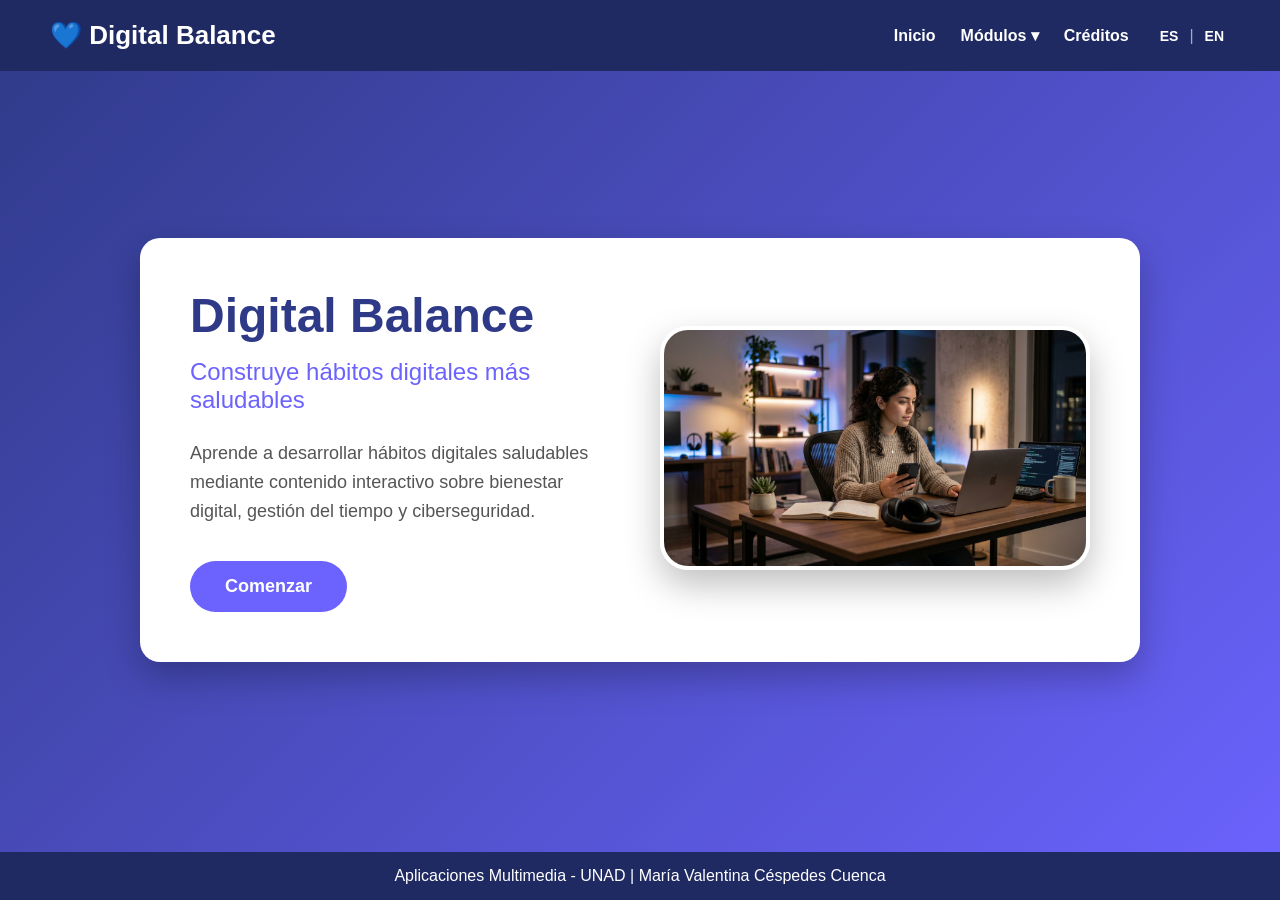
<file: index.html>
<!DOCTYPE html>
<html lang="es">

<head>
    <meta charset="UTF-8">
    <meta name="viewport" content="width=device-width, initial-scale=1.0">

    <title>Digital Balance</title>

    <link rel="stylesheet" href="style.css">
</head>

<body>

    <header>

        <div class="logo">
            💙 Digital Balance
        </div>

  <nav>
    <a href="index.html" id="menu-inicio">Inicio</a>

    <div class="menu-modulos">
        <a href="#" id="menu-modulos">Módulos ▾</a>

        <div class="submenu">
            <a href="modulo1.html">Módulo 1</a>
            <a href="modulo2.html">Módulo 2</a>
            <a href="modulo3.html">Módulo 3</a>
            <a href="modulo4.html">Módulo 4</a>
            <a href="modulo5.html">Módulo 5</a>
        </div>
    </div>

    <a href="creditos.html" id="menu-creditos">Créditos</a>

    <div class="idioma">
        <button onclick="guardarYTraducir('es')">ES</button>
        <span>|</span>
        <button onclick="guardarYTraducir('en')">EN</button>
    </div>
</nav>

    </header>

    <main>

    <div class="contenedor">

        <div class="texto">

            <h1 id="titulo-principal">Digital Balance</h1>

           <h2 id="subtitulo-principal">Construye hábitos digitales más saludables</h2>

           <p id="descripcion-principal">
    Aprende a desarrollar hábitos digitales saludables mediante contenido interactivo sobre bienestar digital, gestión del tiempo y ciberseguridad.
     </p>

<a href="modulo1.html" class="boton" id="boton-comenzar">Comenzar</a>

        </div>

        <div class="imagen">

            <img src="imagenes/estudiante.png" alt="Bienestar Digital">

        </div>

    </div>

</main>

    <footer>

        Aplicaciones Multimedia - UNAD | María Valentina Céspedes Cuenca

    </footer>

    <script src="script.js"></script>

</body>



</html>
</file>
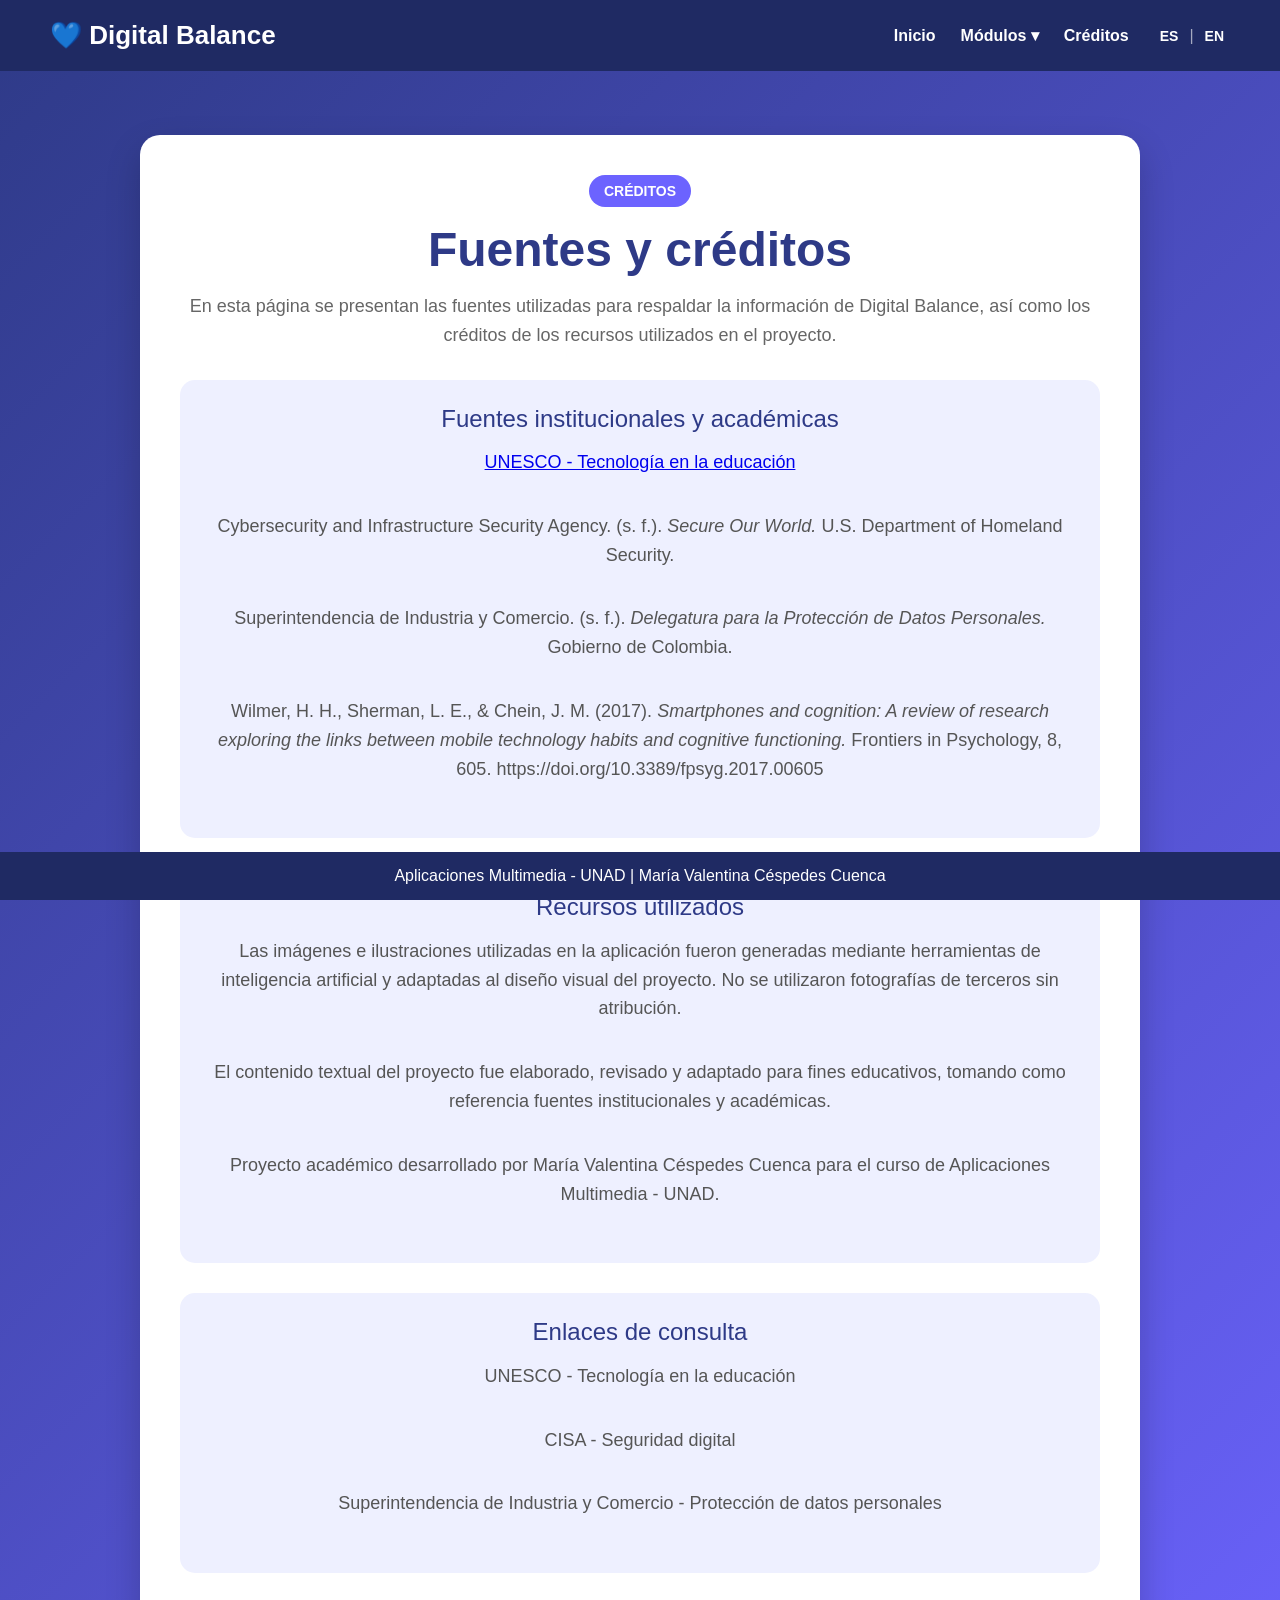
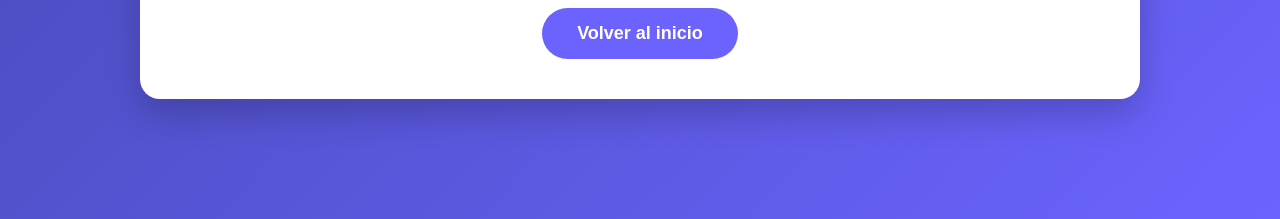
<file: creditos.html>
<!DOCTYPE html>
<html lang="es">

<head>
    <meta charset="UTF-8">
    <meta name="viewport" content="width=device-width, initial-scale=1.0">
    <title>Créditos | Digital Balance</title>
    <link rel="stylesheet" href="style.css">
</head>

<body class="pagina-modulo">

<header>

    <div class="logo">💙 Digital Balance</div>

    <nav>

    <a href="index.html" id="creditos-menu-inicio">
        Inicio
    </a>

    <div class="menu-modulos">

        <a href="#" id="creditos-menu-modulos">
            Módulos ▾
        </a>

        <div class="submenu">

            <a href="modulo1.html" id="creditos-submenu-modulo1">
                Módulo 1
            </a>

            <a href="modulo2.html" id="creditos-submenu-modulo2">
                Módulo 2
            </a>

            <a href="modulo3.html" id="creditos-submenu-modulo3">
                Módulo 3
            </a>

            <a href="modulo4.html" id="creditos-submenu-modulo4">
                Módulo 4
            </a>

            <a href="modulo5.html" id="creditos-submenu-modulo5">
                Módulo 5
            </a>

        </div>

    </div>

    <a href="creditos.html" id="creditos-menu-creditos">
        Créditos
    </a>

    <div class="idioma">

        <button onclick="guardarYTraducir('es')">
            ES
        </button>

        <span>|</span>

        <button onclick="guardarYTraducir('en')">
            EN
        </button>

    </div>

</nav>

</header>


<main class="modulo">

    <section class="seccion-tarjetas">
<span class="etiqueta" id="creditos-etiqueta">
    CRÉDITOS
</span>

<h1 id="creditos-titulo">
    Fuentes y créditos
</h1>

<p class="instruccion" id="creditos-descripcion">
            En esta página se presentan las fuentes utilizadas para
            respaldar la información de Digital Balance, así como los
            créditos de los recursos utilizados en el proyecto.
        </p>


        <div class="informacion">

          <h2 id="creditos-fuentes-titulo">
    Fuentes institucionales y académicas
</h2>

            <p id="creditos-enlace-unesco">
    <a href="https://www.unesco.org/en/articles/global-education-monitoring-report-2023-technology-education-tool-whose-terms" target="_blank">
        UNESCO - Tecnología en la educación
    </a>
</p>
            <p id="creditos-cisa">
                Cybersecurity and Infrastructure Security Agency.
                (s. f.). <em>Secure Our World.</em>
                U.S. Department of Homeland Security.
            </p>

            <p id="creditos-sic">
                Superintendencia de Industria y Comercio. (s. f.).
                <em>Delegatura para la Protección de Datos Personales.</em>
                Gobierno de Colombia.
            </p>

            <p id="creditos-wilmer">
    Wilmer, H. H., Sherman, L. E., & Chein, J. M. (2017).
    <em>Smartphones and cognition: A review of research exploring
    the links between mobile technology habits and cognitive
    functioning.</em> Frontiers in Psychology, 8, 605.
    https://doi.org/10.3389/fpsyg.2017.00605
</p>
        </div>


        <div class="informacion">

            <h2 id="creditos-recursos-titulo">
    Recursos utilizados
</h2>

            <p id="creditos-imagenes">
    Las imágenes e ilustraciones utilizadas en la aplicación fueron
    generadas mediante herramientas de inteligencia artificial y
    adaptadas al diseño visual del proyecto. No se utilizaron fotografías
    de terceros sin atribución.
</p>

            <p id="creditos-contenido">
                El contenido textual del proyecto fue elaborado,
                revisado y adaptado para fines educativos, tomando
                como referencia fuentes institucionales y académicas.
            </p>

            <p id="creditos-proyecto">
                Proyecto académico desarrollado por María Valentina
                Céspedes Cuenca para el curso de Aplicaciones
                Multimedia - UNAD.
            </p>

        </div>


        <div class="informacion">

            <h2 id="creditos-enlaces-titulo">
    Enlaces de consulta
</h2>

            <p id="creditos-consulta-unesco">
                UNESCO - Tecnología en la educación
            </p>

            <p id="creditos-enlace-cisa">
                CISA - Seguridad digital
            </p>

            <p id="creditos-enlace-sic">
                Superintendencia de Industria y Comercio -
                Protección de datos personales
            </p>

        </div>


        <div class="navegacion-modulos">

            <a href="index.html" class="boton" id="creditos-boton-inicio">
    Volver al inicio
</a>

        </div>

    </section>

</main>


<footer>
    Aplicaciones Multimedia - UNAD | María Valentina Céspedes Cuenca
</footer>
<script src="script.js"></script>
</body>
</html>
</file>
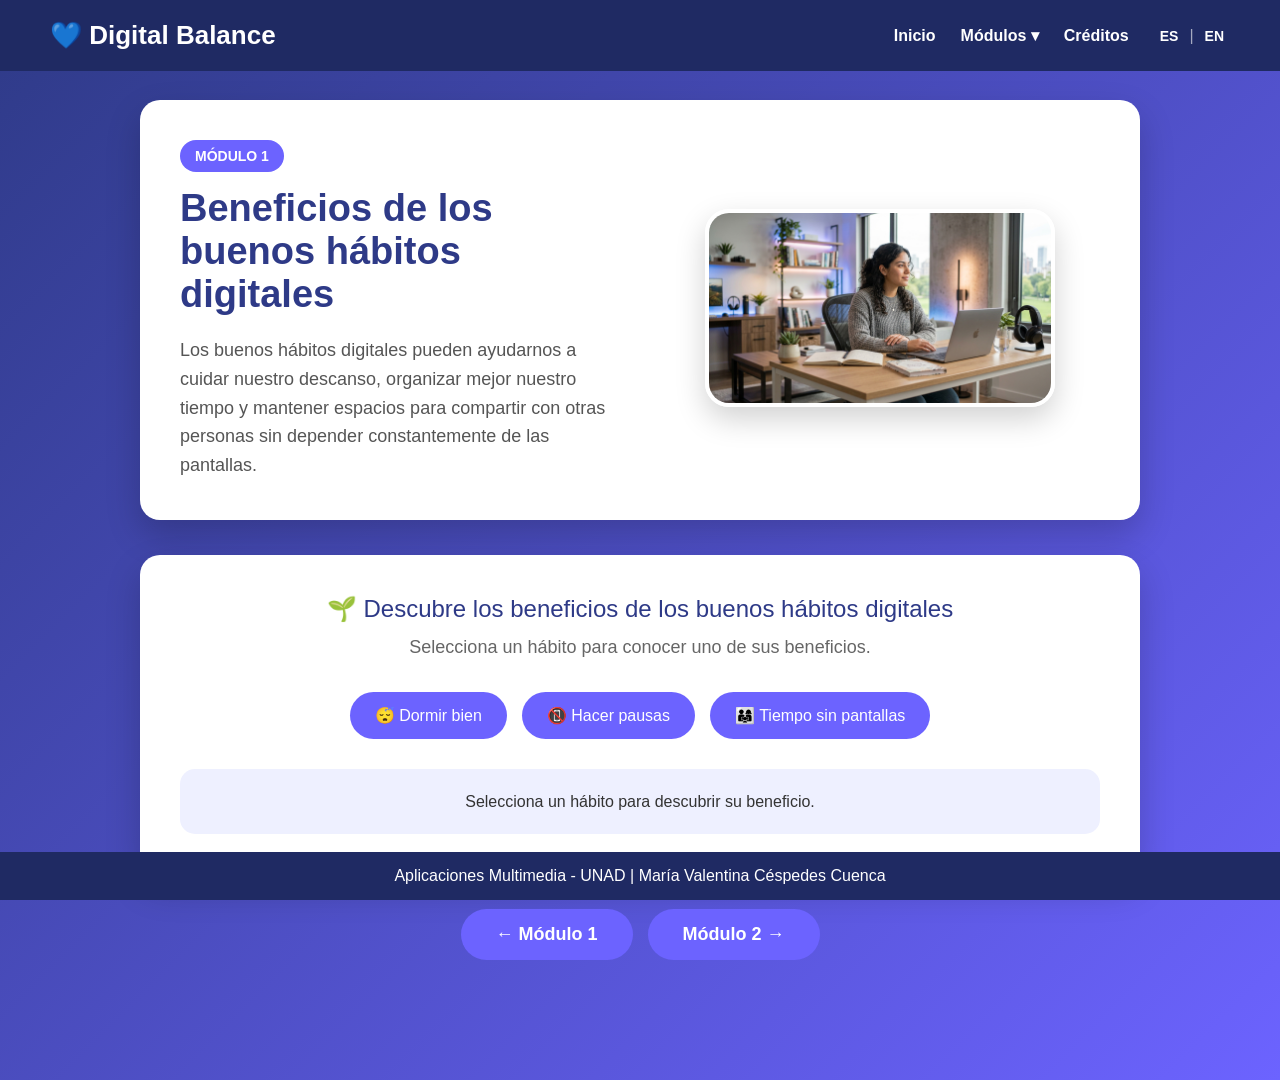
<file: modulo1-beneficios.html>
<!DOCTYPE html>
<html lang="es">

<head>
    <meta charset="UTF-8">
    <meta name="viewport" content="width=device-width, initial-scale=1.0">

    <title>Módulo 1 - Beneficios | Digital Balance</title>

    <link rel="stylesheet" href="style.css">
</head>

<body class="pagina-modulo">

    <header>

        <div class="logo">
            💙 Digital Balance
        </div>

        <nav>

            <a href="index.html" id="m1b-menu-inicio">
                Inicio
            </a>

            <div class="menu-modulos">

                <a href="#" id="m1b-menu-modulos">
                    Módulos ▾
                </a>

                <div class="submenu">

                    <a href="modulo1.html" class="m1b-submenu-modulo">
                        Módulo 1
                    </a>

                    <a href="modulo2.html" class="m1b-submenu-modulo">
                        Módulo 2
                    </a>

                    <a href="modulo3.html" class="m1b-submenu-modulo">
                        Módulo 3
                    </a>

                    <a href="modulo4.html" class="m1b-submenu-modulo">
                        Módulo 4
                    </a>

                    <a href="modulo5.html" class="m1b-submenu-modulo">
                        Módulo 5
                    </a>

                </div>

            </div>

            <a href="creditos.html" id="m1b-menu-creditos">
                Créditos
            </a>

            <div class="idioma">

                <button onclick="guardarYTraducir('es')">
                    ES
                </button>

                <span>|</span>

                <button onclick="guardarYTraducir('en')">
                    EN
                </button>

            </div>

        </nav>

    </header>


    <main class="modulo">

        <section class="introduccion-modulo">

            <div class="texto-modulo">

                <span class="etiqueta" id="m1b-etiqueta">
                    MÓDULO 1
                </span>

                <h1 id="m1b-titulo">
                    Beneficios de los buenos hábitos digitales
                </h1>

                <p id="m1b-descripcion">
                    Los buenos hábitos digitales pueden ayudarnos a cuidar
                    nuestro descanso, organizar mejor nuestro tiempo y
                    mantener espacios para compartir con otras personas
                    sin depender constantemente de las pantallas.
                </p>

            </div>

            <div class="imagen-modulo">

                <img src="imagenes/bienestar.png"
                     alt="Ilustración sobre bienestar digital">

            </div>

        </section>


        <section class="beneficios">

            <h2 id="m1b-beneficios-titulo">
                🌱 Descubre los beneficios de los buenos hábitos digitales
            </h2>

            <p class="instruccion" id="m1b-beneficios-instruccion">
                Selecciona un hábito para conocer uno de sus beneficios.
            </p>

            <div class="beneficios-botones">

                <button id="m1b-beneficio-descanso"
                        onclick="mostrarBeneficio('descanso')">
                    😴 Dormir bien
                </button>

                <button id="m1b-beneficio-pausas"
                        onclick="mostrarBeneficio('pausas')">
                    📵 Hacer pausas
                </button>

                <button id="m1b-beneficio-familia"
                        onclick="mostrarBeneficio('familia')">
                    👨‍👩‍👧 Tiempo sin pantallas
                </button>

            </div>

            <div id="resultado-beneficio" class="informacion">

                Selecciona un hábito para descubrir su beneficio.

            </div>

        </section>


        <div class="navegacion-modulos">

            <a href="modulo1.html"
               class="boton"
               id="m1b-boton-anterior">
                ← Módulo 1
            </a>

            <a href="modulo2.html"
               class="boton"
               id="m1b-boton-siguiente">
                Módulo 2 →
            </a>

        </div>

    </main>


    <footer>

        Aplicaciones Multimedia - UNAD | María Valentina Céspedes Cuenca

    </footer>


    <script src="script.js"></script>

</body>

</html>
</file>
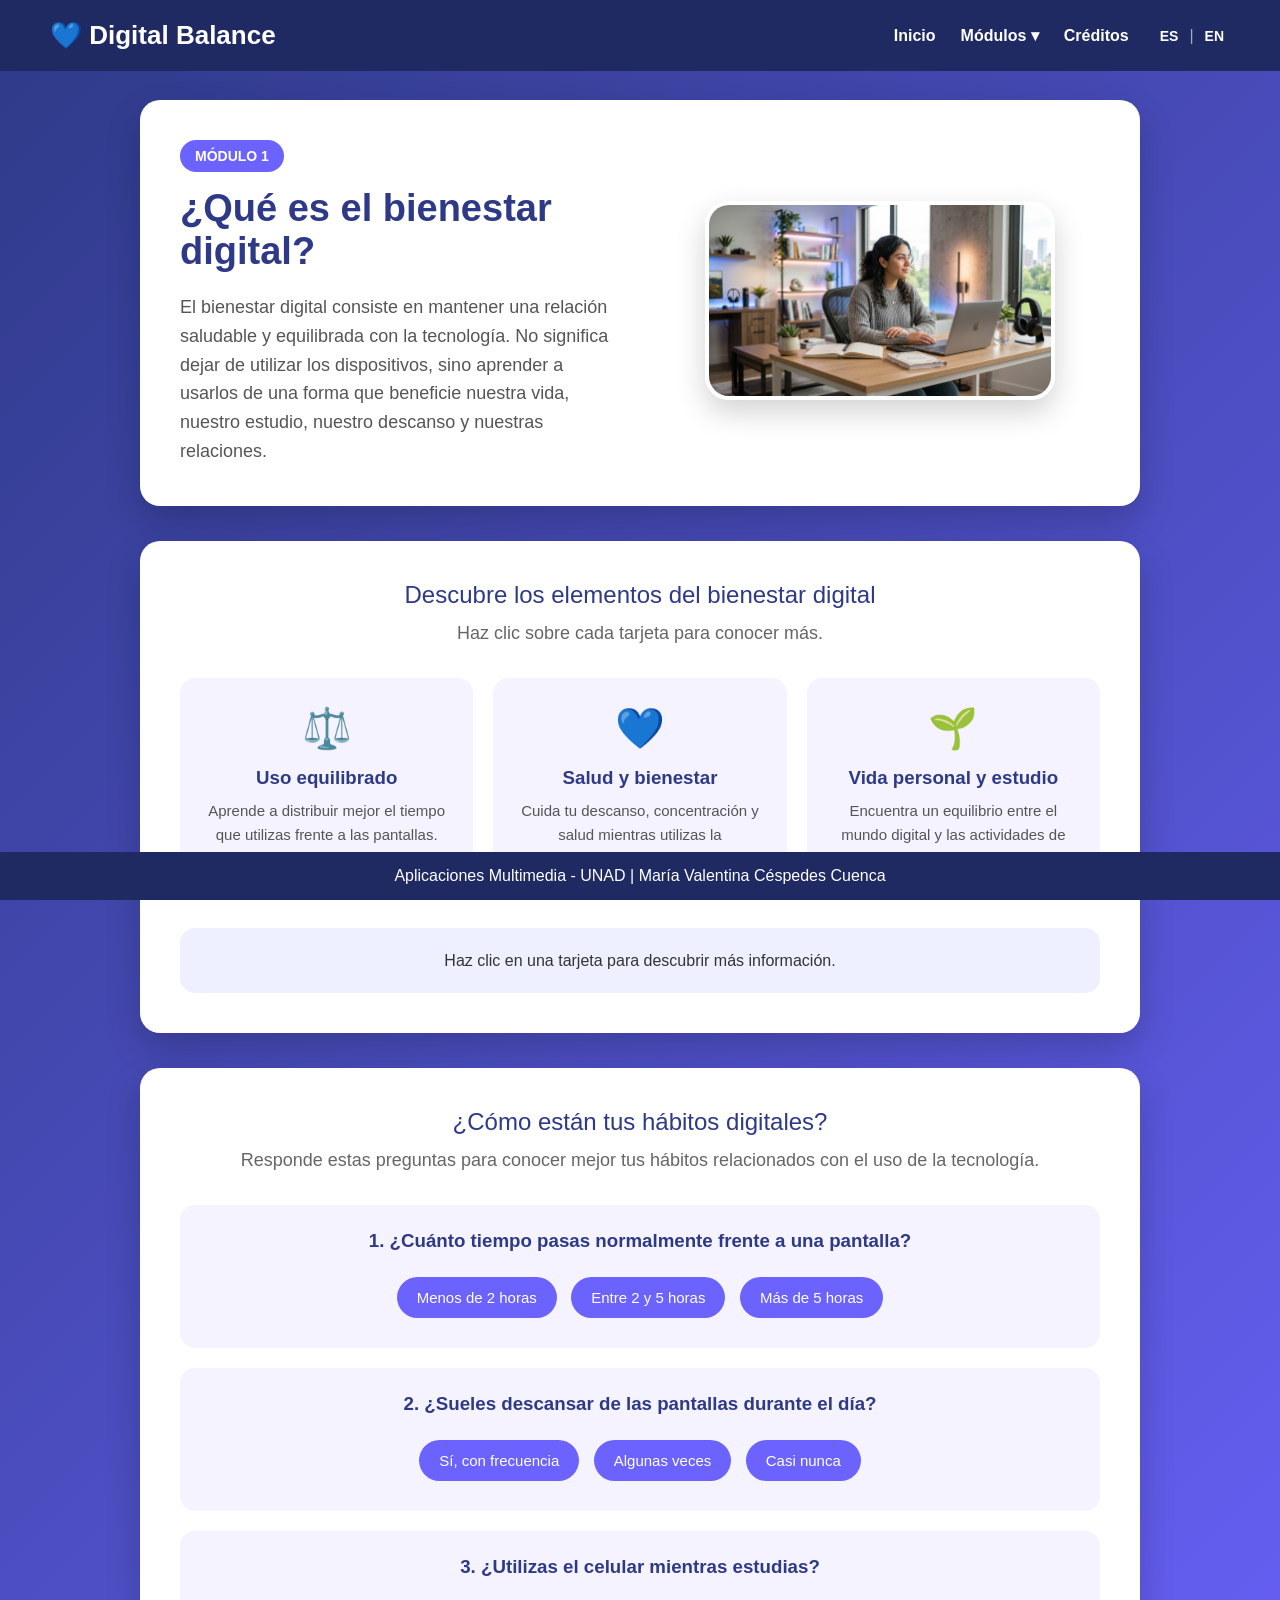
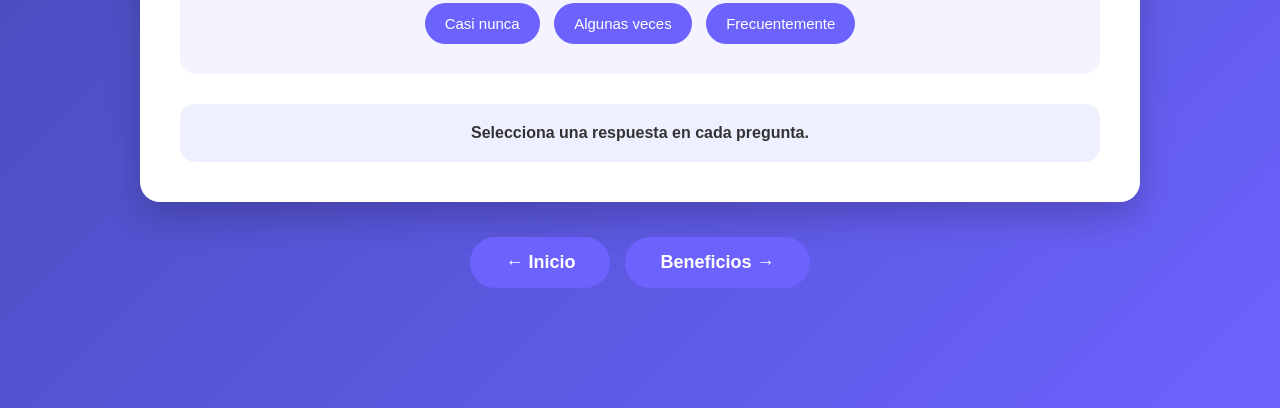
<file: modulo1.html>
<!DOCTYPE html>
<html lang="es">

<head>
    <meta charset="UTF-8">
    <meta name="viewport" content="width=device-width, initial-scale=1.0">

    <title>Módulo 1 - Bienestar Digital</title>

    <link rel="stylesheet" href="style.css">
</head>

<body class="pagina-modulo">

    <header>

        <div class="logo">
            💙 Digital Balance
        </div>

        <nav>
    <a href="index.html" id="menu-inicio">Inicio</a>

    <div class="menu-modulos">
        <a href="#" id="menu-modulos">Módulos ▾</a>

        <div class="submenu">
    <a href="modulo1.html" id="submenu-modulo1">Módulo 1</a>
    <a href="modulo2.html" id="submenu-modulo2">Módulo 2</a>
    <a href="modulo3.html" id="submenu-modulo3">Módulo 3</a>
    <a href="modulo4.html" id="submenu-modulo4">Módulo 4</a>
    <a href="modulo5.html" id="submenu-modulo5">Módulo 5</a>
</div>
    </div>

    <a href="creditos.html" id="menu-creditos">Créditos</a>

    <div class="idioma">
        <button onclick="guardarYTraducir('es')">ES</button>
        <span>|</span>
        <button onclick="guardarYTraducir('en')">EN</button>
    </div>
</nav>

    </header>


    <main class="modulo">

        <section class="introduccion-modulo">

            <div class="texto-modulo">

                <span class="etiqueta" id="etiqueta-modulo1">MÓDULO 1</span>

                <h1 id="titulo-modulo1">¿Qué es el bienestar digital?</h1>

                <p id="descripcion-modulo1">
                    El bienestar digital consiste en mantener una relación
                    saludable y equilibrada con la tecnología. No significa
                    dejar de utilizar los dispositivos, sino aprender a usarlos
                    de una forma que beneficie nuestra vida, nuestro estudio,
                    nuestro descanso y nuestras relaciones.
                </p>

            </div>

            <div class="imagen-modulo">

                <img src="imagenes/bienestar.png"
                     alt="Ilustración sobre bienestar digital">

            </div>

        </section>


        <section class="seccion-tarjetas">

            <h2 id="m1-elementos-titulo">Descubre los elementos del bienestar digital</h2>

            <p class="instruccion" id="m1-tarjetas-instruccion">
                Haz clic sobre cada tarjeta para conocer más.
            </p>


            <div class="tarjetas">


                <div class="tarjeta" onclick="mostrarInformacion('equilibrio')">

                    <div class="icono">⚖️</div>

                    <h3 id="m1-tarjeta1">Uso equilibrado</h3>

                    <p id="m1-tarjeta1-desc">
                        Aprende a distribuir mejor el tiempo que utilizas
                        frente a las pantallas.
                    </p>

                </div>


                <div class="tarjeta" onclick="mostrarInformacion('salud')">

                    <div class="icono">💙</div>

                    <h3 id="m1-tarjeta2">Salud y bienestar</h3>

                    <p id="m1-tarjeta2-desc">
                        Cuida tu descanso, concentración y salud mientras
                        utilizas la tecnología.
                    </p>

                </div>


                <div class="tarjeta" onclick="mostrarInformacion('vida')">

                    <div class="icono">🌱</div>

                    <h3 id="m1-tarjeta3">Vida personal y estudio</h3>

                    <p id="m1-tarjeta3-desc">
                        Encuentra un equilibrio entre el mundo digital y
                        las actividades de tu vida diaria.
                    </p>

                </div>

            </div>

</div>

            <div id="informacion" class="informacion">
                Haz clic en una tarjeta para descubrir más información.
            </div>

    
        </section>


        <section class="test-bienestar">

            <h2 id="m1-quiz-titulo">¿Cómo están tus hábitos digitales?</h2>

            <p id="m1-quiz-descripcion">
                Responde estas preguntas para conocer mejor tus hábitos
                relacionados con el uso de la tecnología.
            </p>

            <div class="pregunta">

               <h3 id="m1-pregunta1">
                    1. ¿Cuánto tiempo pasas normalmente frente a una pantalla?</h3>

                <button id="m1-r1-1" onclick="seleccionarRespuesta(1, 'poco', this)">
                   Menos de 2 horas
                </button>

                 <button id="m1-r1-2" onclick="seleccionarRespuesta(1, 'medio', this)">
                   Entre 2 y 5 horas
                </button>

<button id="m1-r1-3" onclick="seleccionarRespuesta(1, 'mucho', this)">
    Más de 5 horas
</button>

            </div>

            <div class="pregunta">

                <h3 id="m1-pregunta2">  
                    2. ¿Sueles descansar de las pantallas durante el día?</h3>

                <button id="m1-r2-1" onclick="seleccionarRespuesta(2, 'poco', this)">
                  Sí, con frecuencia
                </button>

                <button id="m1-r2-2" onclick="seleccionarRespuesta(2, 'medio', this)">
                   Algunas veces
                </button>

                 <button id="m1-r2-3" onclick="seleccionarRespuesta(2, 'mucho', this)">
                 Casi nunca
                </button>

            </div>

            <div class="pregunta">

               <h3 id="m1-pregunta3">
                    3. ¿Utilizas el celular mientras estudias?</h3>

                <button id="m1-r3-1" onclick="seleccionarRespuesta(3, 'poco', this)">
                  Casi nunca
                </button>

                <button id="m1-r3-2" onclick="seleccionarRespuesta(3, 'medio', this)">
                   Algunas veces
                </button>

                 <button id="m1-r3-3" onclick="seleccionarRespuesta(3, 'mucho', this)">
                  Frecuentemente
                </button>

            </div>

            <div id="resultado-test">
                Selecciona una respuesta en cada pregunta.
            </div>

        </section>
            
<div class="navegacion-modulos">

    <a href="index.html" class="boton" id="m1-boton-inicio">
        ← Inicio
    </a>

    <a href="modulo1-beneficios.html" class="boton" id="m1-boton-beneficios">
        Beneficios →
    </a>

</div>

</div>
    </main>


    <footer>

        Aplicaciones Multimedia - UNAD | María Valentina Céspedes Cuenca

    </footer>


    <script src="script.js"></script>

    </body>


</html>
</file>
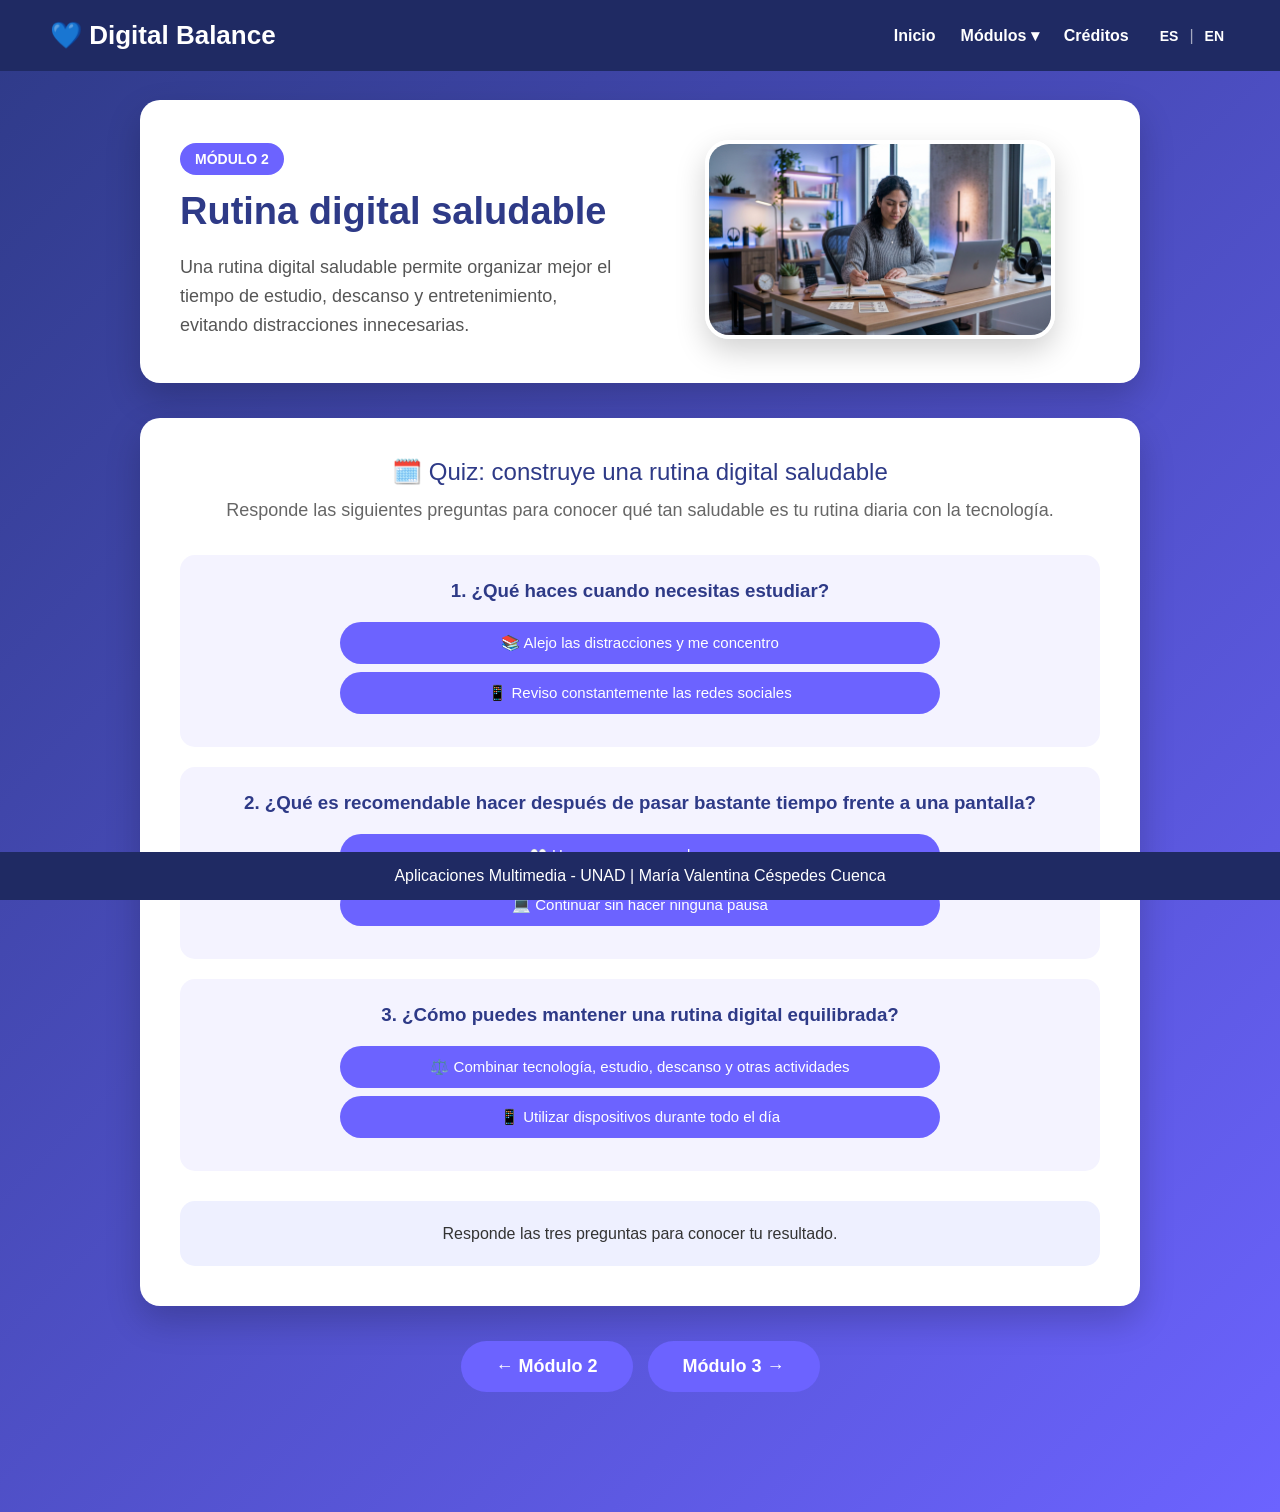
<file: modulo2-rutina.html>
<!DOCTYPE html>
<html lang="es">

<head>

    <meta charset="UTF-8">

    <meta name="viewport" content="width=device-width, initial-scale=1.0">

    <title>Módulo 2 - Rutina digital saludable</title>

    <link rel="stylesheet" href="style.css">

</head>

<body class="pagina-modulo">

    <header>

        <div class="logo">
            💙 Digital Balance
        </div>

        <nav>

            <a href="index.html" id="m2r-menu-inicio">
                Inicio
            </a>

            <div class="menu-modulos">

                <a href="#" id="m2r-menu-modulos">
                    Módulos ▾
                </a>

                <div class="submenu">

                    <a href="modulo1.html">Módulo 1</a>
                    <a href="modulo2.html">Módulo 2</a>
                    <a href="modulo3.html">Módulo 3</a>
                    <a href="modulo4.html">Módulo 4</a>
                    <a href="modulo5.html">Módulo 5</a>

                </div>

            </div>

            <a href="creditos.html" id="m2r-menu-creditos">
                Créditos
            </a>

            <div class="idioma">

                <button onclick="guardarYTraducir('es')">
                    ES
                </button>

                <span>|</span>

                <button onclick="guardarYTraducir('en')">
                    EN
                </button>

            </div>

        </nav>

    </header>


    <main class="modulo">

        <section class="introduccion-modulo">

            <div class="texto-modulo">

                <span class="etiqueta" id="m2r-etiqueta">
                    MÓDULO 2
                </span>

                <h1 id="m2r-titulo">
                    Rutina digital saludable
                </h1>

                <p id="m2r-descripcion">
                    Una rutina digital saludable permite organizar mejor
                    el tiempo de estudio, descanso y entretenimiento,
                    evitando distracciones innecesarias.
                </p>

            </div>


            <div class="imagen-modulo">

                <img src="imagenes/tiempo.png"
                     alt="Ilustración sobre una rutina digital saludable">

            </div>

        </section>


        <section class="quiz-rutina">

            <h2 id="m2r-quiz-titulo">
                🗓️ Quiz: construye una rutina digital saludable
            </h2>

            <p id="m2r-quiz-descripcion">
                Responde las siguientes preguntas para conocer qué tan
                saludable es tu rutina diaria con la tecnología.
            </p>


            <div class="quiz-pregunta">

                <h3 id="m2r-pregunta1">
                    1. ¿Qué haces cuando necesitas estudiar?
                </h3>

                <button
                    id="m2r-p1-correcta"
                    onclick="responderRutina(1, 'correcta', this)">
                    📚 Alejo las distracciones y me concentro
                </button>

                <button
                    id="m2r-p1-incorrecta"
                    onclick="responderRutina(1, 'incorrecta', this)">
                    📱 Reviso constantemente las redes sociales
                </button>

            </div>


            <div class="quiz-pregunta">

                <h3 id="m2r-pregunta2">
                    2. ¿Qué es recomendable hacer después de pasar
                    bastante tiempo frente a una pantalla?
                </h3>

                <button
                    id="m2r-p2-correcta"
                    onclick="responderRutina(2, 'correcta', this)">
                    👀 Hacer una pausa y descansar
                </button>

                <button
                    id="m2r-p2-incorrecta"
                    onclick="responderRutina(2, 'incorrecta', this)">
                    💻 Continuar sin hacer ninguna pausa
                </button>

            </div>


            <div class="quiz-pregunta">

                <h3 id="m2r-pregunta3">
                    3. ¿Cómo puedes mantener una rutina digital equilibrada?
                </h3>

                <button
                    id="m2r-p3-correcta"
                    onclick="responderRutina(3, 'correcta', this)">
                    ⚖️ Combinar tecnología, estudio, descanso y otras actividades
                </button>

                <button
                    id="m2r-p3-incorrecta"
                    onclick="responderRutina(3, 'incorrecta', this)">
                    📱 Utilizar dispositivos durante todo el día
                </button>

            </div>


            <div id="resultado-rutina" class="resultado-quiz">

                Responde las tres preguntas para conocer tu resultado.

            </div>

        </section>


        <div class="navegacion-modulos">

            <a href="modulo2.html"
               class="boton"
               id="m2r-boton-anterior">
                ← Módulo 2
            </a>

            <a href="modulo3.html"
               class="boton"
               id="m2r-boton-siguiente">
                Módulo 3 →
            </a>

        </div>

    </main>


    <footer>

        Aplicaciones Multimedia - UNAD | María Valentina Céspedes Cuenca

    </footer>


    <script src="script.js"></script>

</body>

</html>
</file>
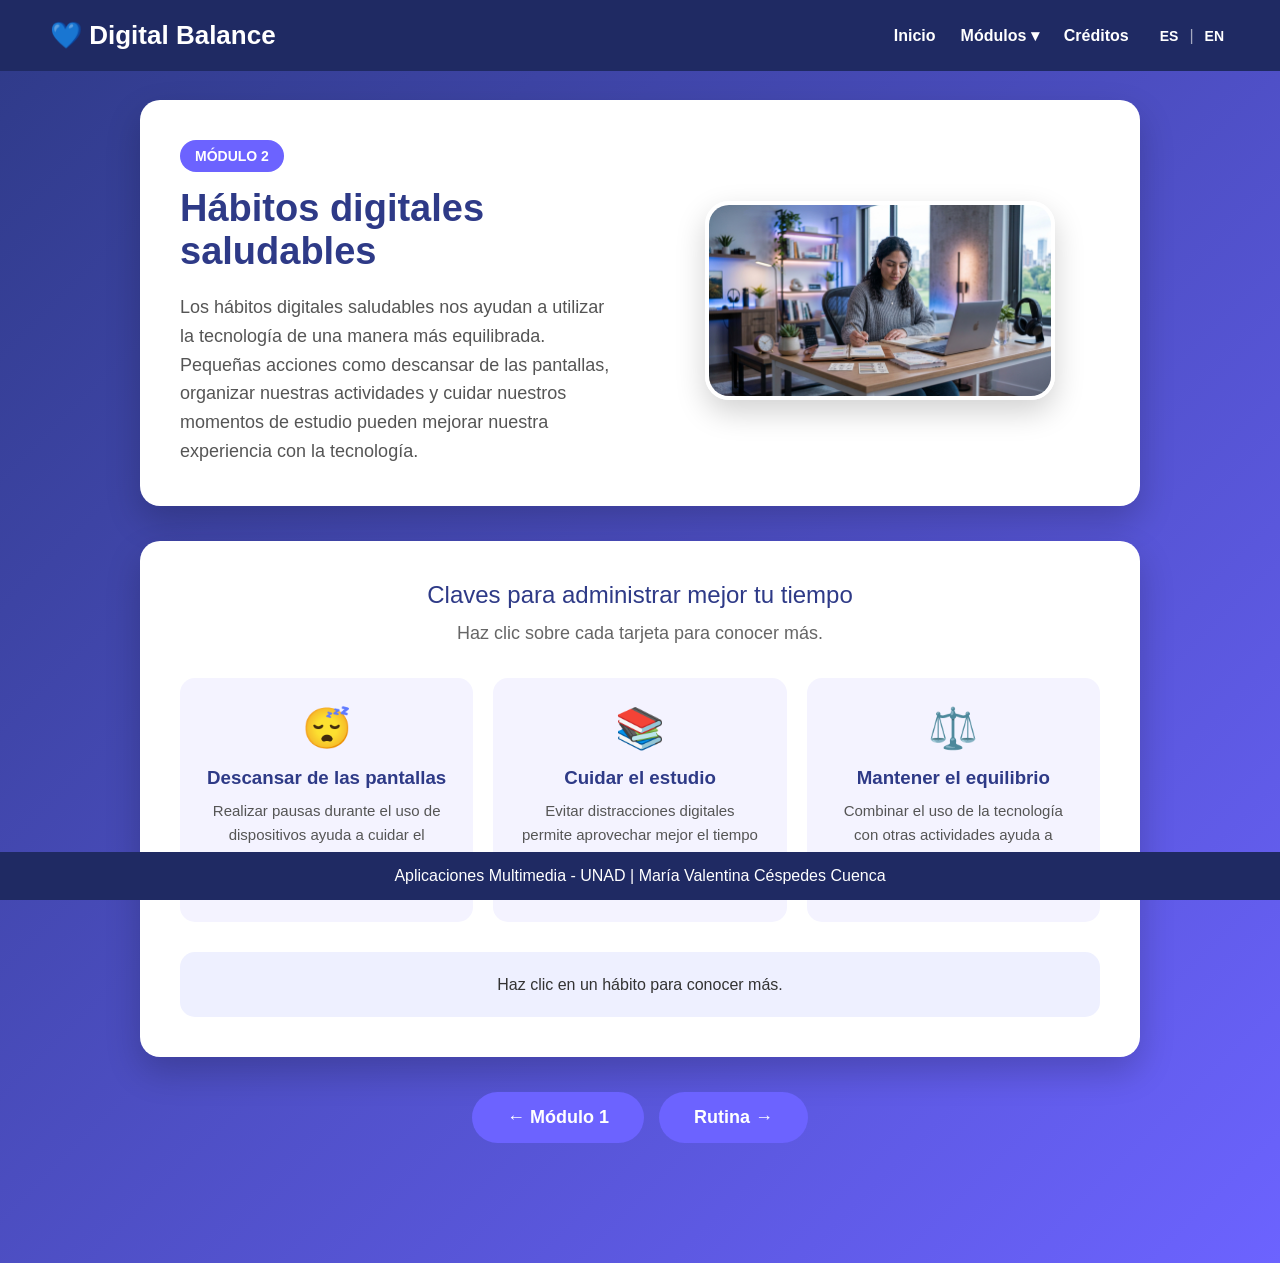
<file: modulo2.html>
<!DOCTYPE html>
<html lang="es">

<head>

    <meta charset="UTF-8">

    <meta name="viewport" content="width=device-width, initial-scale=1.0">

    <title>Módulo 2 - Gestión del tiempo digital</title>

    <link rel="stylesheet" href="style.css">

</head>

<body class="pagina-modulo">

    <header>

        <div class="logo">
            💙 Digital Balance
        </div>

        <nav>

    <a href="index.html" id="m2-menu-inicio">Inicio</a>

    <div class="menu-modulos">

        <a href="#" id="m2-menu-modulos">Módulos ▾</a>

        <div class="submenu">

            <a href="modulo1.html" id="m2-submenu-modulo1">Módulo 1</a>
            <a href="modulo2.html" id="m2-submenu-modulo2">Módulo 2</a>
            <a href="modulo3.html" id="m2-submenu-modulo3">Módulo 3</a>
            <a href="modulo4.html" id="m2-submenu-modulo4">Módulo 4</a>
            <a href="modulo5.html" id="m2-submenu-modulo5">Módulo 5</a>

        </div>

    </div>

    <a href="creditos.html" id="m2-menu-creditos">Créditos</a>

    <div class="idioma">

        <button onclick="guardarYTraducir('es')">ES</button>

        <span>|</span>

        <button onclick="guardarYTraducir('en')">EN</button>

    </div>

</nav>

    </header>


    <main class="modulo">

        <section class="introduccion-modulo">

            <div class="texto-modulo">

              <span class="etiqueta" id="m2-etiqueta">MÓDULO 2</span>

             <h1 id="m2-titulo">Hábitos digitales saludables</h1>

             <p id="m2-descripcion">
             Los hábitos digitales saludables nos ayudan a utilizar la
             tecnología de una manera más equilibrada. Pequeñas acciones
             como descansar de las pantallas, organizar nuestras actividades
             y cuidar nuestros momentos de estudio pueden mejorar nuestra
             experiencia con la tecnología.
             </p>
            </div>


            <div class="imagen-modulo">

                <img src="imagenes/tiempo.png"
                     alt="Ilustración sobre gestión del tiempo digital">

            </div>

        </section>


        <section class="seccion-tarjetas">

            <h2 id="m2-tarjetas-titulo">
                Claves para administrar mejor tu tiempo</h2>

            <p class="instruccion" id="m2-tarjetas-instruccion">
                Haz clic sobre cada tarjeta para conocer más.
            </p>


            <div class="tarjetas">

    <div class="tarjeta" onclick="mostrarHabito('descanso')">

        <div class="icono">😴</div>

        <h3 id="m2-tarjeta1">Descansar de las pantallas</h3>

           <p id="m2-tarjeta1-desc">
             Realizar pausas durante el uso de dispositivos ayuda
              a cuidar el bienestar y la concentración.
           </p>

    </div>


    <div class="tarjeta" onclick="mostrarHabito('estudio')">

        <div class="icono">📚</div>

        <h3 id="m2-tarjeta2">Cuidar el estudio</h3>

        <p id="m2-tarjeta2-desc">
          Evitar distracciones digitales permite aprovechar mejor
          el tiempo dedicado a las actividades académicas.
        </p>

    </div>


    <div class="tarjeta" onclick="mostrarHabito('equilibrio')">

        <div class="icono">⚖️</div>

        <h3 id="m2-tarjeta3">Mantener el equilibrio</h3>

            <p id="m2-tarjeta3-desc">
              Combinar el uso de la tecnología con otras actividades
              ayuda a mantener hábitos más saludables.
            </p>

    </div>

</div>


<div id="informacion-habito" class="informacion">

    Haz clic en un hábito para conocer más.

</div>


        </section>

        <div class="navegacion-modulos">

    <a href="modulo1-beneficios.html" class="boton" id="m2-boton-anterior">
        ← Módulo 1
    </a>

    <a href="modulo2-rutina.html" class="boton" id="m2-boton-rutina">
        Rutina →
    </a>

</div>
    </main>


    <footer>

        Aplicaciones Multimedia - UNAD | María Valentina Céspedes Cuenca

    </footer>


    <script src="script.js"></script>

</body>

</html>
</file>
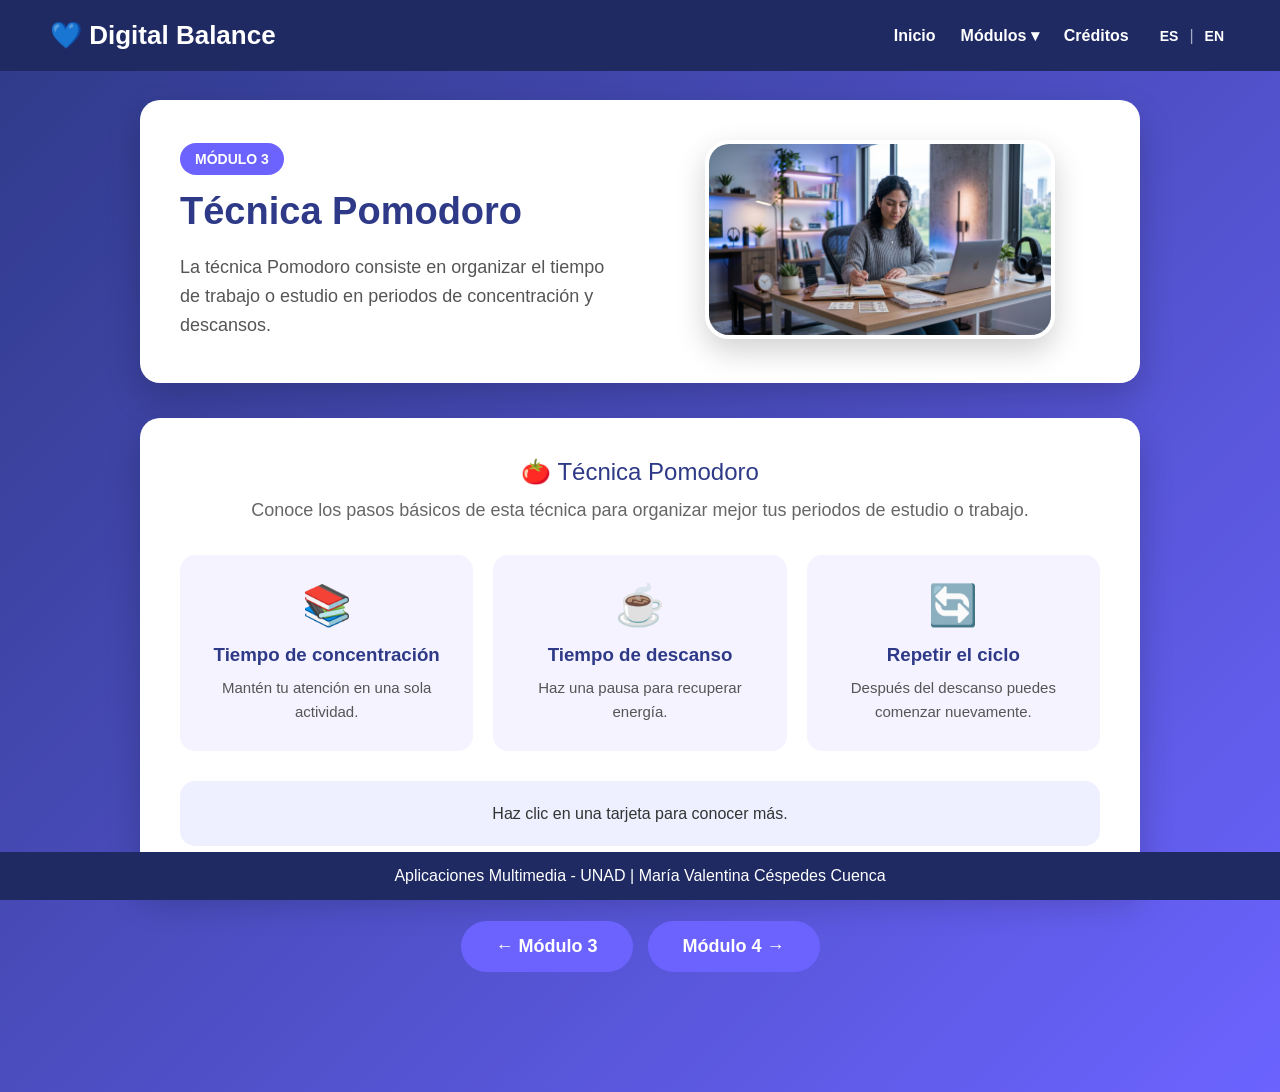
<file: modulo3-pomodoro.html>
<!DOCTYPE html>
<html lang="es">

<head>

    <meta charset="UTF-8">
    <meta name="viewport" content="width=device-width, initial-scale=1.0">

    <title>Módulo 3 - Técnica Pomodoro</title>

    <link rel="stylesheet" href="style.css">

</head>

<body class="pagina-modulo">

    <header>

        <div class="logo">
            💙 Digital Balance
        </div>

        <nav>

            <a href="index.html" id="m3p-menu-inicio">
                Inicio
            </a>

            <div class="menu-modulos">

                <a href="#" id="m3p-menu-modulos">
                    Módulos ▾
                </a>

                <div class="submenu">

                    <a href="modulo1.html">Módulo 1</a>
                    <a href="modulo2.html">Módulo 2</a>
                    <a href="modulo3.html">Módulo 3</a>
                    <a href="modulo4.html">Módulo 4</a>
                    <a href="modulo5.html">Módulo 5</a>

                </div>

            </div>

            <a href="creditos.html" id="m3p-menu-creditos">
                Créditos
            </a>

            <div class="idioma">

                <button onclick="guardarYTraducir('es')">
                    ES
                </button>

                <span>|</span>

                <button onclick="guardarYTraducir('en')">
                    EN
                </button>

            </div>

        </nav>

    </header>


    <main class="modulo">

        <section class="introduccion-modulo">

            <div class="texto-modulo">

                <span class="etiqueta" id="m3p-etiqueta">
                    MÓDULO 3
                </span>

                <h1 id="m3p-titulo">
                    Técnica Pomodoro
                </h1>

                <p id="m3p-descripcion">
                    La técnica Pomodoro consiste en organizar el tiempo
                    de trabajo o estudio en periodos de concentración
                    y descansos.
                </p>

            </div>


            <div class="imagen-modulo">

                <img src="imagenes/tiempo.png"
                     alt="Ilustración sobre la técnica Pomodoro">

            </div>

        </section>


        <section class="reto-tiempo">

            <h2 id="m3p-pomodoro-titulo">
                🍅 Técnica Pomodoro
            </h2>

            <p id="m3p-pomodoro-descripcion">
                Conoce los pasos básicos de esta técnica para organizar
                mejor tus periodos de estudio o trabajo.
            </p>


            <div class="tarjetas">

                <div class="tarjeta"
                     onclick="mostrarPomodoro('concentracion')">

                    <div class="icono">📚</div>

                    <h3 id="m3p-concentracion">
                        Tiempo de concentración
                    </h3>

                    <p id="m3p-concentracion-desc">
                        Mantén tu atención en una sola actividad.
                    </p>

                </div>


                <div class="tarjeta"
                     onclick="mostrarPomodoro('descanso')">

                    <div class="icono">☕</div>

                    <h3 id="m3p-descanso">
                        Tiempo de descanso
                    </h3>

                    <p id="m3p-descanso-desc">
                        Haz una pausa para recuperar energía.
                    </p>

                </div>


                <div class="tarjeta"
                     onclick="mostrarPomodoro('repetir')">

                    <div class="icono">🔄</div>

                    <h3 id="m3p-repetir">
                        Repetir el ciclo
                    </h3>

                    <p id="m3p-repetir-desc">
                        Después del descanso puedes comenzar nuevamente.
                    </p>

                </div>

            </div>


            <div id="informacion-pomodoro" class="informacion">

                Haz clic en una tarjeta para conocer más.

            </div>

        </section>


        <div class="navegacion-modulos">

            <a href="modulo3.html"
               class="boton"
               id="m3p-boton-anterior">
                ← Módulo 3
            </a>

            <a href="modulo4.html"
               class="boton"
               id="m3p-boton-siguiente">
                Módulo 4 →
            </a>

        </div>

    </main>


    <footer>

        Aplicaciones Multimedia - UNAD | María Valentina Céspedes Cuenca

    </footer>


    <script src="script.js"></script>

</body>

</html>
</file>
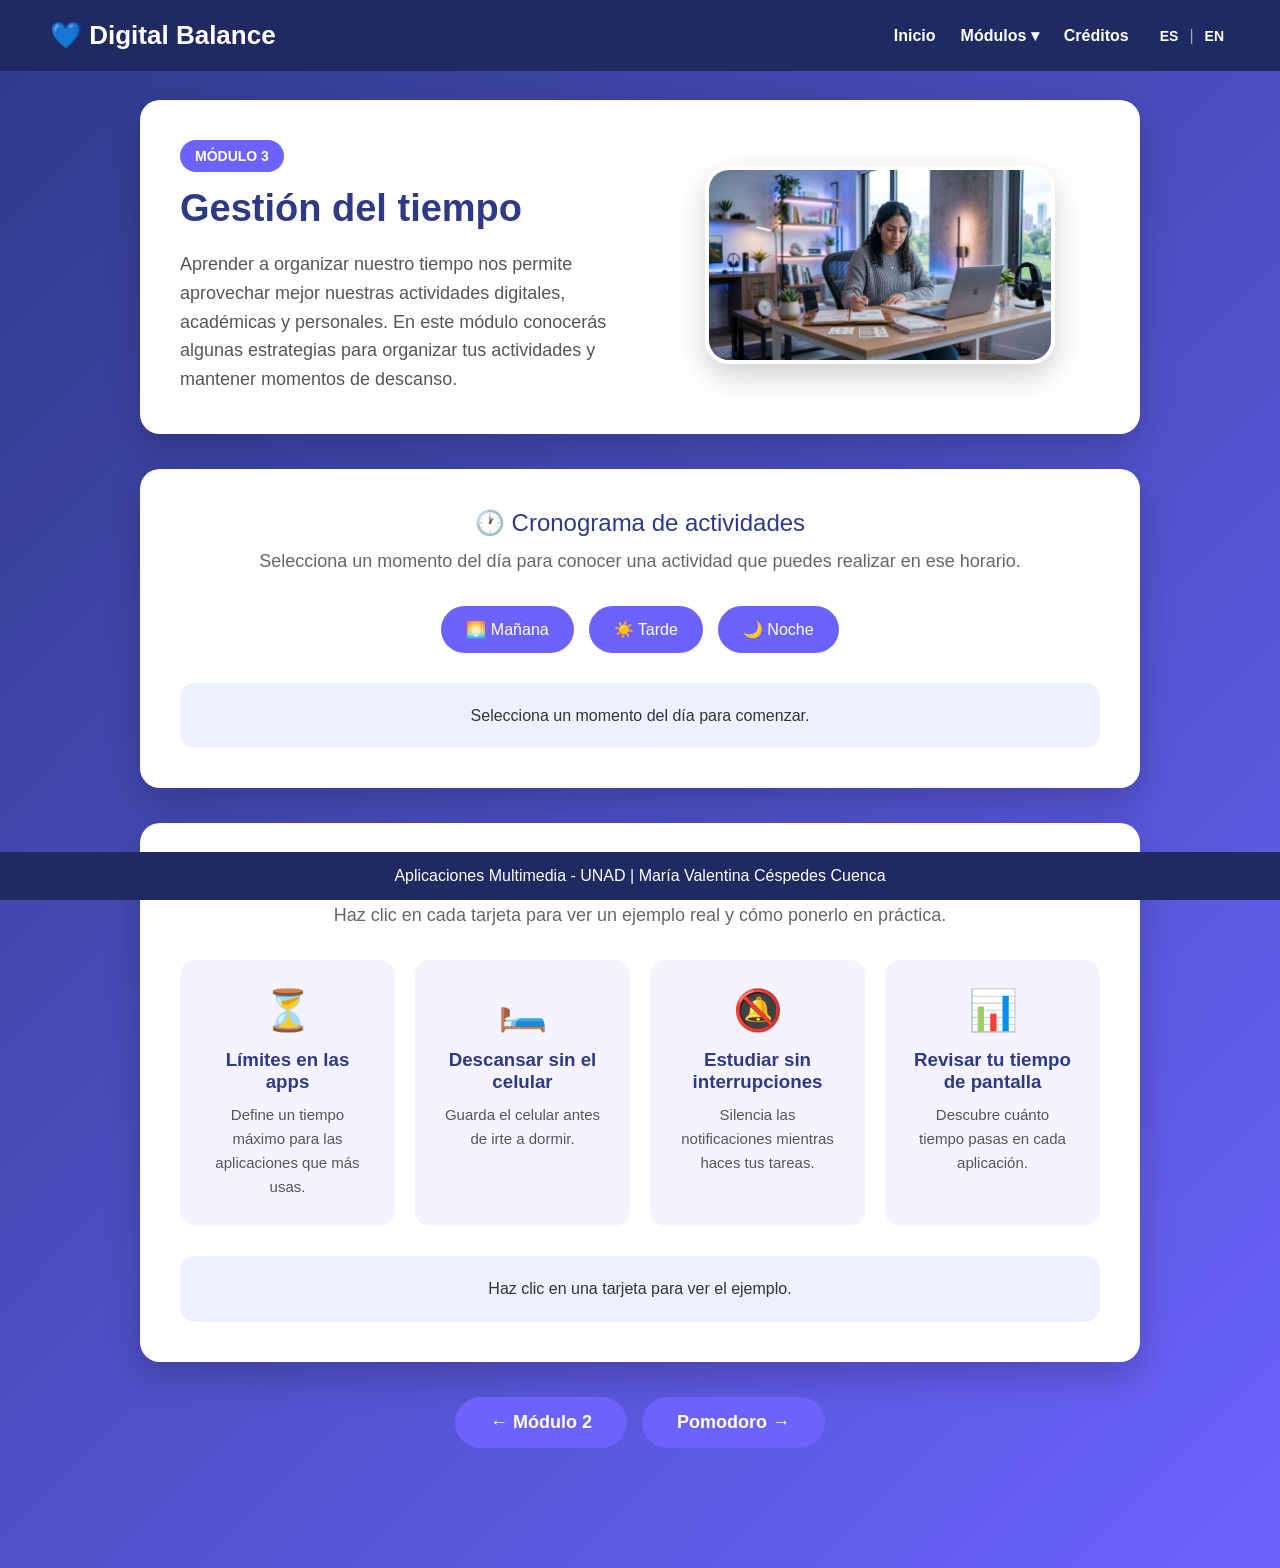
<file: modulo3.html>
<!DOCTYPE html>
<html lang="es">

<head>

    <meta charset="UTF-8">
    <meta name="viewport" content="width=device-width, initial-scale=1.0">

    <title>Módulo 3 - Gestión del tiempo</title>

    <link rel="stylesheet" href="style.css">

</head>

<body class="pagina-modulo">

    <header>

        <div class="logo">
            💙 Digital Balance
        </div>

        <nav>

    <a href="index.html" id="m3-menu-inicio">Inicio</a>

    <div class="menu-modulos">

        <a href="#" id="m3-menu-modulos">Módulos ▾</a>

        <div class="submenu">

            <a href="modulo1.html" id="m3-submenu-modulo1">Módulo 1</a>
            <a href="modulo2.html" id="m3-submenu-modulo2">Módulo 2</a>
            <a href="modulo3.html" id="m3-submenu-modulo3">Módulo 3</a>
            <a href="modulo4.html" id="m3-submenu-modulo4">Módulo 4</a>
            <a href="modulo5.html" id="m3-submenu-modulo5">Módulo 5</a>

        </div>

    </div>

    <a href="creditos.html" id="m3-menu-creditos">Créditos</a>

    <div class="idioma">

        <button onclick="guardarYTraducir('es')">ES</button>

        <span>|</span>

        <button onclick="guardarYTraducir('en')">EN</button>

    </div>

</nav>

    </header>


    <main class="modulo">

        <!-- INTRODUCCIÓN DEL MÓDULO -->

        <section class="introduccion-modulo">

            <div class="texto-modulo">

                <span class="etiqueta" id="m3-etiqueta">
    MÓDULO 3
</span>

<h1 id="m3-titulo">
    Gestión del tiempo
</h1>

<p id="m3-descripcion">
    Aprender a organizar nuestro tiempo nos permite
    aprovechar mejor nuestras actividades digitales,
    académicas y personales. En este módulo conocerás
    algunas estrategias para organizar tus actividades
    y mantener momentos de descanso.
</p>
            </div>


            <div class="imagen-modulo">

                <img src="imagenes/tiempo.png" alt="Gestión del tiempo">

            </div>

        </section>
        
        <!-- CRONOGRAMA INTERACTIVO -->

<section class="reto-tiempo">

    <h2 id="m3-cronograma-titulo">
        🕐 Cronograma de actividades
    </h2>

    <p id="m3-cronograma-descripcion">
        Selecciona un momento del día para conocer una actividad
        que puedes realizar en ese horario.
    </p>

    <div class="actividad-botones">

        <button onclick="mostrarCronograma('mañana')" id="m3-manana">
            🌅 Mañana
        </button>

        <button onclick="mostrarCronograma('tarde')" id="m3-tarde">
            ☀️ Tarde
        </button>

        <button onclick="mostrarCronograma('noche')" id="m3-noche">
            🌙 Noche
        </button>

    </div>

    <div id="informacion-cronograma" class="informacion">

        Selecciona un momento del día para comenzar.

    </div>

</section>


        <!-- EJEMPLOS DE LA VIDA COTIDIANA -->

        <section class="seccion-tarjetas">

            <h2 id="m3-ejemplos-titulo">
                📱 Ejemplos de la vida cotidiana: tu tiempo en el celular
            </h2>

            <p class="instruccion" id="m3-ejemplos-instruccion">
                Haz clic en cada tarjeta para ver un ejemplo real y
                cómo ponerlo en práctica.
            </p>


            <div class="tarjetas">

                <div class="tarjeta"
                     onclick="mostrarEjemploTiempo('limite')">

                    <div class="icono">⏳</div>

                    <h3 id="m3-ejemplo-limite">
                        Límites en las apps
                    </h3>

                    <p id="m3-ejemplo-limite-desc">
                        Define un tiempo máximo para las aplicaciones que más usas.
                    </p>

                </div>


                <div class="tarjeta"
                     onclick="mostrarEjemploTiempo('dormir')">

                    <div class="icono">🛏️</div>

                    <h3 id="m3-ejemplo-dormir">
                        Descansar sin el celular
                    </h3>

                    <p id="m3-ejemplo-dormir-desc">
                        Guarda el celular antes de irte a dormir.
                    </p>

                </div>


                <div class="tarjeta"
                     onclick="mostrarEjemploTiempo('estudio')">

                    <div class="icono">🔕</div>

                    <h3 id="m3-ejemplo-estudio">
                        Estudiar sin interrupciones
                    </h3>

                    <p id="m3-ejemplo-estudio-desc">
                        Silencia las notificaciones mientras haces tus tareas.
                    </p>

                </div>


                <div class="tarjeta"
                     onclick="mostrarEjemploTiempo('revisar')">

                    <div class="icono">📊</div>

                    <h3 id="m3-ejemplo-revisar">
                        Revisar tu tiempo de pantalla
                    </h3>

                    <p id="m3-ejemplo-revisar-desc">
                        Descubre cuánto tiempo pasas en cada aplicación.
                    </p>

                </div>

            </div>


            <div id="informacion-ejemplo-tiempo" class="informacion">

                Haz clic en una tarjeta para ver el ejemplo.

            </div>

        </section>


        <!-- NAVEGACIÓN -->

        <div class="navegacion-modulos">

    <a href="modulo2-rutina.html" class="boton" id="m3-boton-anterior">
        ← Módulo 2
    </a>

    <a href="modulo3-pomodoro.html" class="boton" id="m3-boton-pomodoro">
        Pomodoro →
    </a>

</div>

    </main>


    <footer>

        Aplicaciones Multimedia - UNAD | María Valentina Céspedes Cuenca

    </footer>


    <script src="script.js"></script>

</body>

</html>
</file>
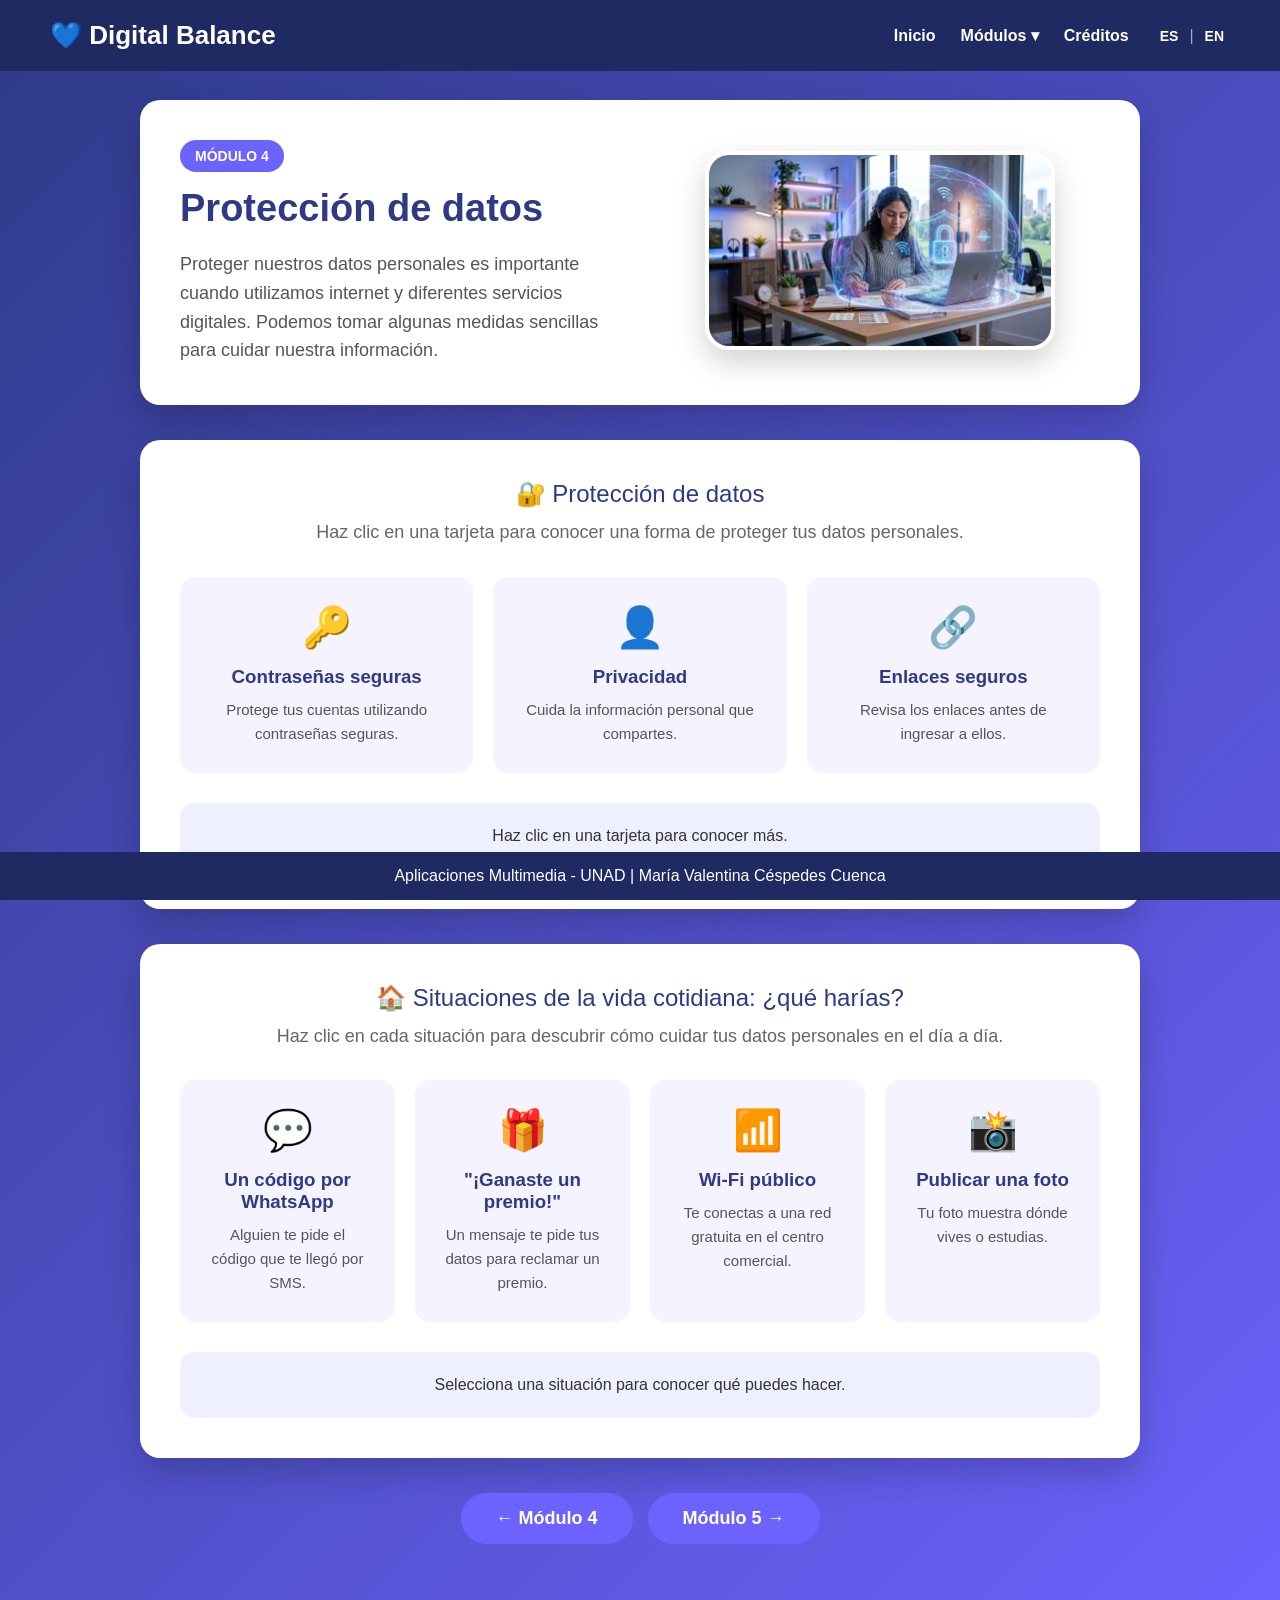
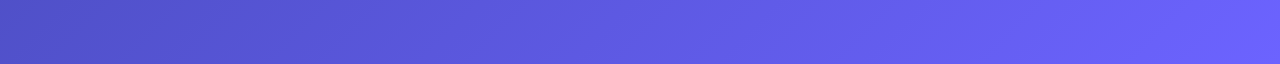
<file: modulo4-datos.html>
<!DOCTYPE html>
<html lang="es">

<head>

    <meta charset="UTF-8">
    <meta name="viewport" content="width=device-width, initial-scale=1.0">

    <title>Módulo 4 - Protección de datos</title>

    <link rel="stylesheet" href="style.css">

</head>

<body class="pagina-modulo">

    <header>

        <div class="logo">
            💙 Digital Balance
        </div>

        <nav>

            <a href="index.html" id="m4d-menu-inicio">
                Inicio
            </a>

            <div class="menu-modulos">

                <a href="#" id="m4d-menu-modulos">
                    Módulos ▾
                </a>

                <div class="submenu">

                    <a href="modulo1.html">Módulo 1</a>
                    <a href="modulo2.html">Módulo 2</a>
                    <a href="modulo3.html">Módulo 3</a>
                    <a href="modulo4.html">Módulo 4</a>
                    <a href="modulo5.html">Módulo 5</a>

                </div>

            </div>

            <a href="creditos.html" id="m4d-menu-creditos">
                Créditos
            </a>

            <div class="idioma">

                <button onclick="guardarYTraducir('es')">
                    ES
                </button>

                <span>|</span>

                <button onclick="guardarYTraducir('en')">
                    EN
                </button>

            </div>

        </nav>

    </header>


    <main class="modulo">

        <section class="introduccion-modulo">

            <div class="texto-modulo">

                <span class="etiqueta" id="m4d-etiqueta">
                    MÓDULO 4
                </span>

                <h1 id="m4d-titulo">
                    Protección de datos
                </h1>

                <p id="m4d-descripcion">
                    Proteger nuestros datos personales es importante
                    cuando utilizamos internet y diferentes servicios
                    digitales. Podemos tomar algunas medidas sencillas
                    para cuidar nuestra información.
                </p>

            </div>


            <div class="imagen-modulo">

                <img src="imagenes/ciberseguridad.png"
                     alt="Ilustración sobre protección de datos">

            </div>

        </section>


        <section class="seccion-tarjetas">

            <h2 id="m4d-proteccion-titulo">
                🔐 Protección de datos
            </h2>

            <p class="instruccion" id="m4d-proteccion-instruccion">
                Haz clic en una tarjeta para conocer una forma de
                proteger tus datos personales.
            </p>


            <div class="tarjetas">

                <div class="tarjeta"
                     onclick="mostrarProteccion('contrasena')">

                    <div class="icono">
                        🔑
                    </div>

                    <h3 id="m4d-contrasena">
                        Contraseñas seguras
                    </h3>

                    <p id="m4d-contrasena-desc">
                        Protege tus cuentas utilizando contraseñas seguras.
                    </p>

                </div>


                <div class="tarjeta"
                     onclick="mostrarProteccion('privacidad')">

                    <div class="icono">
                        👤
                    </div>

                    <h3 id="m4d-privacidad">
                        Privacidad
                    </h3>

                    <p id="m4d-privacidad-desc">
                        Cuida la información personal que compartes.
                    </p>

                </div>


                <div class="tarjeta"
                     onclick="mostrarProteccion('enlaces')">

                    <div class="icono">
                        🔗
                    </div>

                    <h3 id="m4d-enlaces">
                        Enlaces seguros
                    </h3>

                    <p id="m4d-enlaces-desc">
                        Revisa los enlaces antes de ingresar a ellos.
                    </p>

                </div>

            </div>


            <div id="informacion-proteccion" class="informacion">

                Haz clic en una tarjeta para conocer más.

            </div>

        </section>


        <!-- SITUACIONES DE LA VIDA COTIDIANA -->

        <section class="seccion-tarjetas">

            <h2 id="m4d-situaciones-titulo">
                🏠 Situaciones de la vida cotidiana: ¿qué harías?
            </h2>

            <p class="instruccion" id="m4d-situaciones-instruccion">
                Haz clic en cada situación para descubrir cómo cuidar
                tus datos personales en el día a día.
            </p>


            <div class="tarjetas">

                <div class="tarjeta"
                     onclick="mostrarSituacion('codigo')">

                    <div class="icono">💬</div>

                    <h3 id="m4d-situacion-codigo">
                        Un código por WhatsApp
                    </h3>

                    <p id="m4d-situacion-codigo-desc">
                        Alguien te pide el código que te llegó por SMS.
                    </p>

                </div>


                <div class="tarjeta"
                     onclick="mostrarSituacion('premio')">

                    <div class="icono">🎁</div>

                    <h3 id="m4d-situacion-premio">
                        "¡Ganaste un premio!"
                    </h3>

                    <p id="m4d-situacion-premio-desc">
                        Un mensaje te pide tus datos para reclamar un premio.
                    </p>

                </div>


                <div class="tarjeta"
                     onclick="mostrarSituacion('wifi')">

                    <div class="icono">📶</div>

                    <h3 id="m4d-situacion-wifi">
                        Wi-Fi público
                    </h3>

                    <p id="m4d-situacion-wifi-desc">
                        Te conectas a una red gratuita en el centro comercial.
                    </p>

                </div>


                <div class="tarjeta"
                     onclick="mostrarSituacion('foto')">

                    <div class="icono">📸</div>

                    <h3 id="m4d-situacion-foto">
                        Publicar una foto
                    </h3>

                    <p id="m4d-situacion-foto-desc">
                        Tu foto muestra dónde vives o estudias.
                    </p>

                </div>

            </div>


            <div id="informacion-situacion" class="informacion">

                Selecciona una situación para conocer qué puedes hacer.

            </div>

        </section>


        <div class="navegacion-modulos">

            <a href="modulo4.html"
               class="boton"
               id="m4d-boton-anterior">
                ← Módulo 4
            </a>

            <a href="modulo5.html"
               class="boton"
               id="m4d-boton-siguiente">
                Módulo 5 →
            </a>

        </div>

    </main>


    <footer>

        Aplicaciones Multimedia - UNAD | María Valentina Céspedes Cuenca

    </footer>


    <script src="script.js"></script>

</body>

</html>
</file>
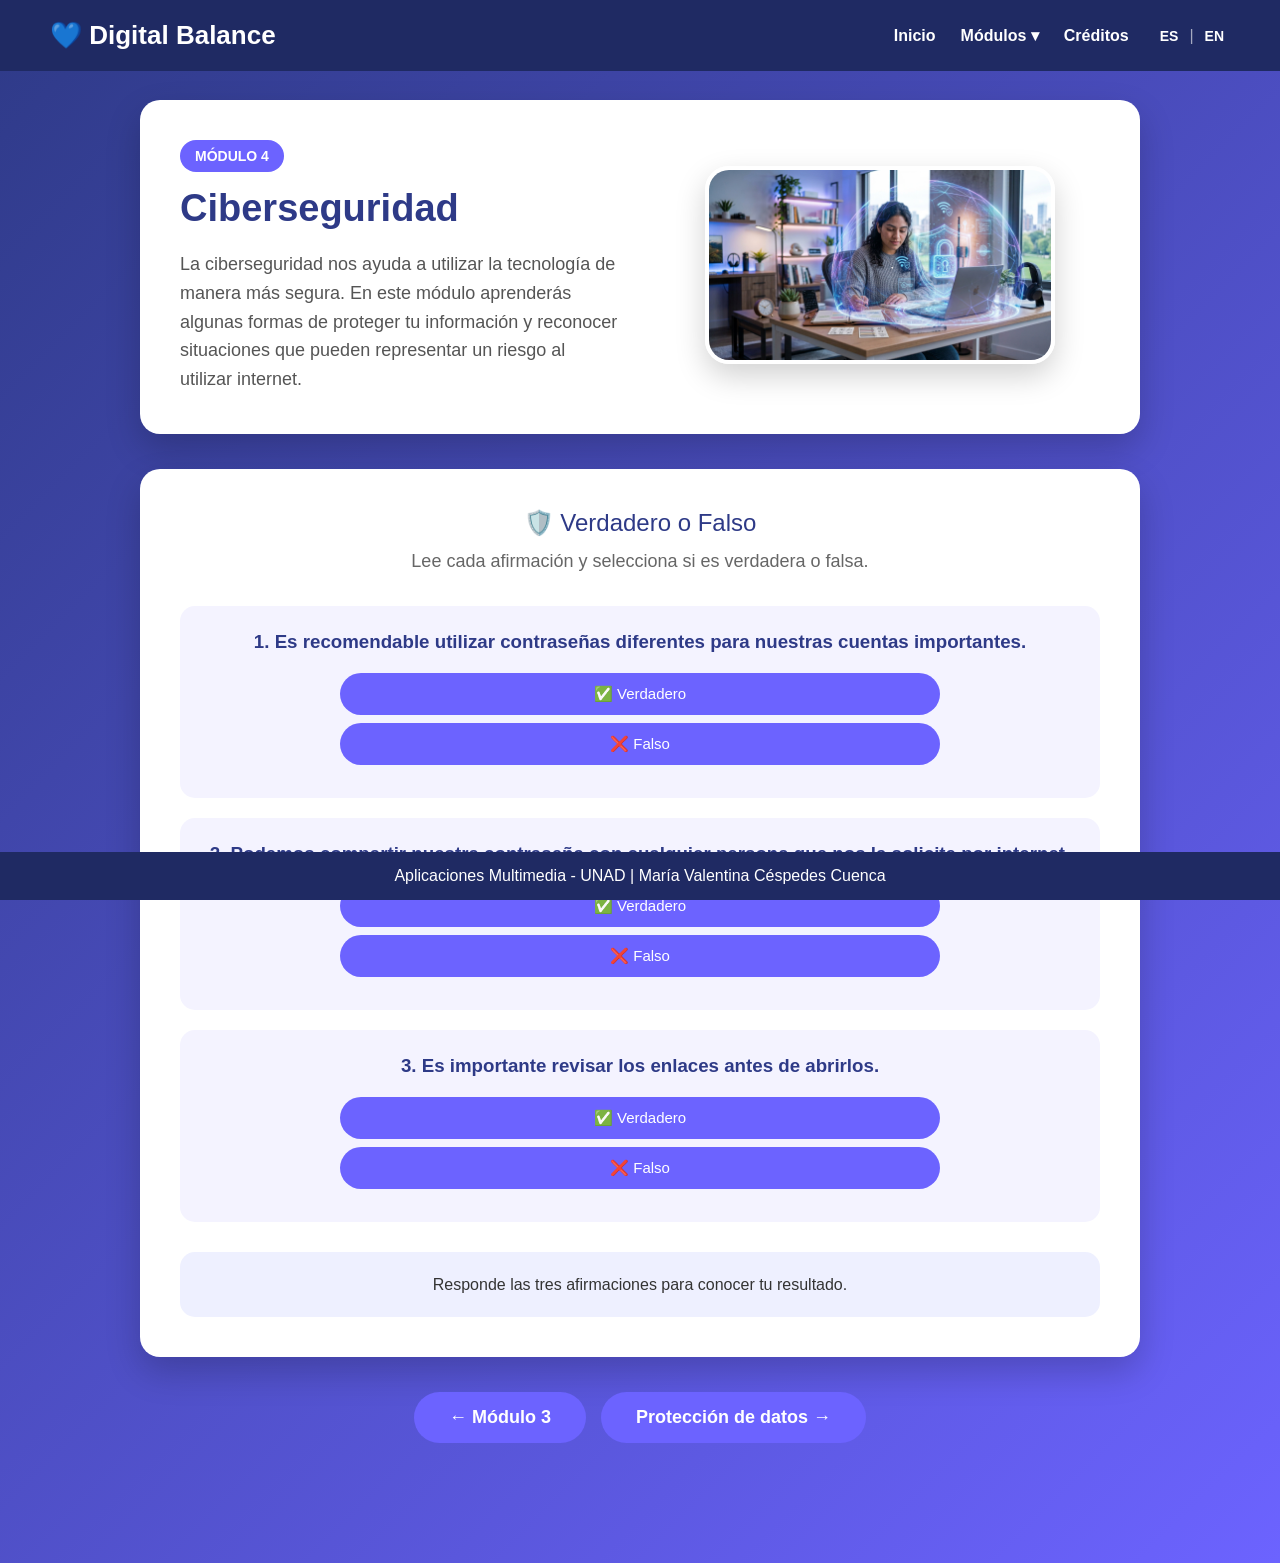
<file: modulo4.html>
<!DOCTYPE html>
<html lang="es">

<head>

    <meta charset="UTF-8">
    <meta name="viewport" content="width=device-width, initial-scale=1.0">

    <title>Módulo 4 - Ciberseguridad</title>

    <link rel="stylesheet" href="style.css">

</head>

<body class="pagina-modulo">

    <header>

        <div class="logo">
            💙 Digital Balance
        </div>

        <nav>

    <a href="index.html" id="m4-menu-inicio">
        Inicio
    </a>

    <div class="menu-modulos">

        <a href="#" id="m4-menu-modulos">
            Módulos ▾
        </a>

        <div class="submenu">

            <a href="modulo1.html" id="m4-submenu-modulo1">Módulo 1</a>
            <a href="modulo2.html" id="m4-submenu-modulo2">Módulo 2</a>
            <a href="modulo3.html" id="m4-submenu-modulo3">Módulo 3</a>
            <a href="modulo4.html" id="m4-submenu-modulo4">Módulo 4</a>
            <a href="modulo5.html" id="m4-submenu-modulo5">Módulo 5</a>

        </div>

    </div>

    <a href="creditos.html" id="m4-menu-creditos">
        Créditos
    </a>

    <div class="idioma">

        <button onclick="guardarYTraducir('es')">
            ES
        </button>

        <span>|</span>

        <button onclick="guardarYTraducir('en')">
            EN
        </button>

    </div>

</nav>

    </header>


    <main class="modulo">

        <!-- INTRODUCCIÓN -->

        <section class="introduccion-modulo">

            <div class="texto-modulo">

                <span class="etiqueta" id="m4-etiqueta">
    MÓDULO 4
</span>

<h1 id="m4-titulo">
    Ciberseguridad
</h1>

<p id="m4-descripcion">
    La ciberseguridad nos ayuda a utilizar la tecnología
    de manera más segura. En este módulo aprenderás algunas
    formas de proteger tu información y reconocer situaciones
    que pueden representar un riesgo al utilizar internet.
</p>

            </div>


            <div class="imagen-modulo">

                <img src="imagenes/ciberseguridad.png"
                     alt="Ciberseguridad">

            </div>

        </section>


        <!-- VERDADERO O FALSO -->

<section class="quiz-rutina">

    <h2 id="m4-quiz-titulo">
        🛡️ Verdadero o Falso
    </h2>

    <p id="m4-quiz-descripcion">
        Lee cada afirmación y selecciona si es verdadera o falsa.
    </p>


    <div class="quiz-pregunta">

        <h3 id="m4-pregunta1">
            1. Es recomendable utilizar contraseñas diferentes
            para nuestras cuentas importantes.
        </h3>

        <button onclick="responderSeguridad(1, 'verdadero', this)"
                id="m4-p1-verdadero">
            ✅ Verdadero
        </button>

        <button onclick="responderSeguridad(1, 'falso', this)"
                id="m4-p1-falso">
            ❌ Falso
        </button>

    </div>


    <div class="quiz-pregunta">

        <h3 id="m4-pregunta2">
            2. Podemos compartir nuestra contraseña con cualquier
            persona que nos la solicite por internet.
        </h3>

        <button onclick="responderSeguridad(2, 'verdadero', this)"
                id="m4-p2-verdadero">
            ✅ Verdadero
        </button>

        <button onclick="responderSeguridad(2, 'falso', this)"
                id="m4-p2-falso">
            ❌ Falso
        </button>

    </div>


    <div class="quiz-pregunta">

        <h3 id="m4-pregunta3">
            3. Es importante revisar los enlaces antes de abrirlos.
        </h3>

        <button onclick="responderSeguridad(3, 'verdadero', this)"
                id="m4-p3-verdadero">
            ✅ Verdadero
        </button>

        <button onclick="responderSeguridad(3, 'falso', this)"
                id="m4-p3-falso">
            ❌ Falso
        </button>

    </div>


    <div id="resultado-seguridad" class="resultado-quiz">

        Responde las tres afirmaciones para conocer tu resultado.

    </div>

</section>

        <!-- NAVEGACIÓN -->

       <div class="navegacion-modulos">

    <a href="modulo3-pomodoro.html" class="boton" id="m4-boton-anterior">
        ← Módulo 3
    </a>

    <a href="modulo4-datos.html" class="boton" id="m4-boton-datos">
        Protección de datos →
    </a>

</div>

    </main>


    <footer>

        Aplicaciones Multimedia - UNAD | María Valentina Céspedes Cuenca

    </footer>


    <script src="script.js"></script>

</body>

</html>
</file>
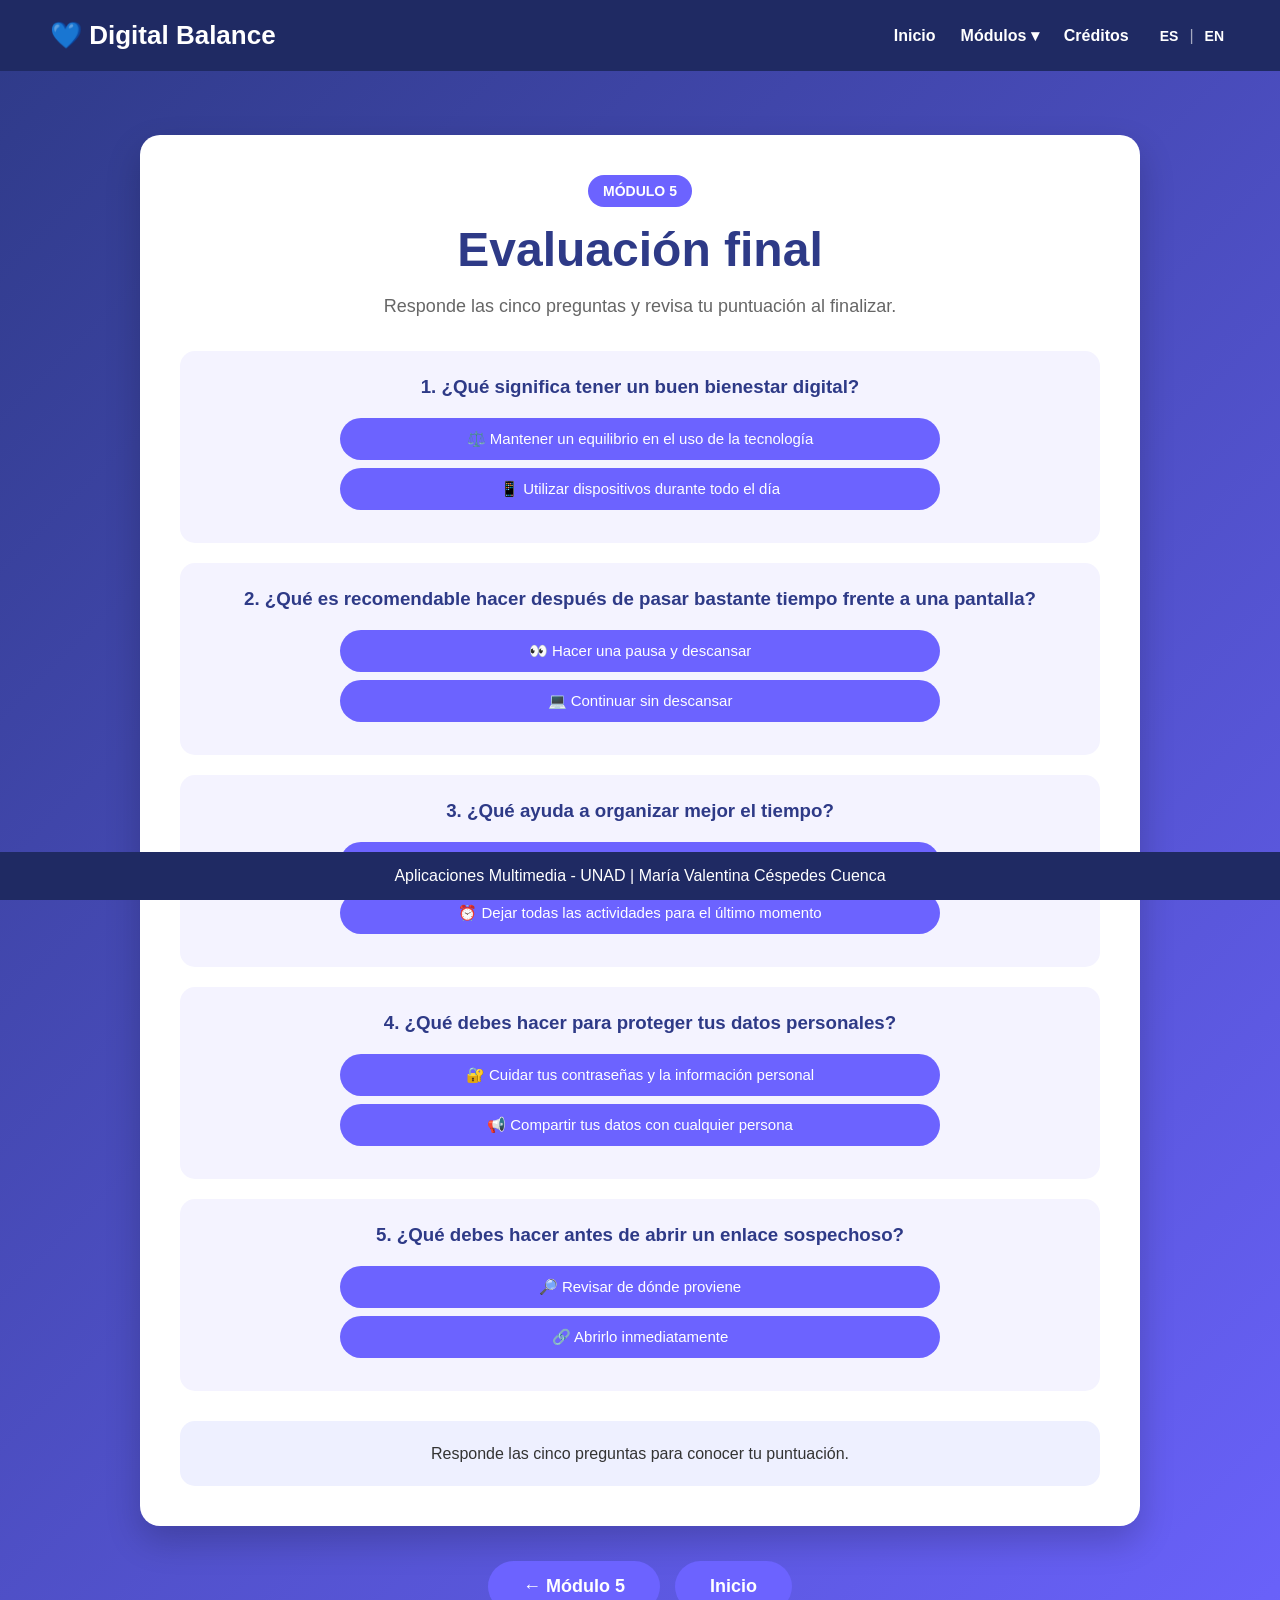
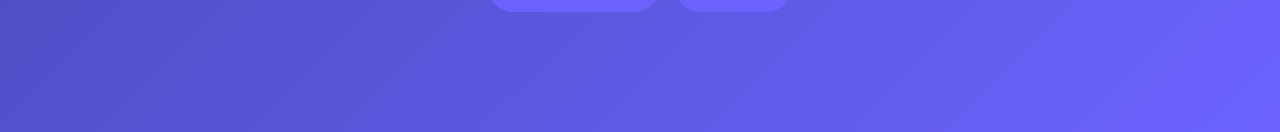
<file: modulo5-evaluacion.html>
<!DOCTYPE html>
<html lang="es">

<head>

    <meta charset="UTF-8">
    <meta name="viewport" content="width=device-width, initial-scale=1.0">

    <title>Módulo 5 - Evaluación final</title>

    <link rel="stylesheet" href="style.css">

</head>

<body class="pagina-modulo">

    <header>

        <div class="logo">
            💙 Digital Balance
        </div>

        <nav>

            <a href="index.html" id="m5e-menu-inicio">
                Inicio
            </a>

            <div class="menu-modulos">

                <a href="#" id="m5e-menu-modulos">
                    Módulos ▾
                </a>

                <div class="submenu">

    <a href="modulo1.html" id="m5e-submenu-modulo1">
        Módulo 1
    </a>

    <a href="modulo2.html" id="m5e-submenu-modulo2">
        Módulo 2
    </a>

    <a href="modulo3.html" id="m5e-submenu-modulo3">
        Módulo 3
    </a>

    <a href="modulo4.html" id="m5e-submenu-modulo4">
        Módulo 4
    </a>

    <a href="modulo5.html" id="m5e-submenu-modulo5">
        Módulo 5
    </a>

</div>

            </div>

            <a href="creditos.html" id="m5e-menu-creditos">
                Créditos
            </a>

            <div class="idioma">

                <button onclick="guardarYTraducir('es')">
                    ES
                </button>

                <span>|</span>

                <button onclick="guardarYTraducir('en')">
                    EN
                </button>

            </div>

        </nav>

    </header>


    <main class="modulo">

        <!-- EVALUACIÓN FINAL -->

        <section class="quiz-rutina">

    <span class="etiqueta" id="m5e-etiqueta">
        MÓDULO 5
    </span>

    <h1 id="m5e-titulo">
        Evaluación final
    </h1>

    <p id="m5e-descripcion">
        Responde las cinco preguntas y revisa tu puntuación al finalizar.
    </p>


    <div class="quiz-pregunta">
        <h3 id="m5e-pregunta1">
            1. ¿Qué significa tener un buen bienestar digital?
        </h3>
        <button id="m5e-p1-1" onclick="responderFinal(1, 'correcta', this)">
            ⚖️ Mantener un equilibrio en el uso de la tecnología
        </button>
        <button id="m5e-p1-2" onclick="responderFinal(1, 'incorrecta', this)">
            📱 Utilizar dispositivos durante todo el día
        </button>
    </div>


    <div class="quiz-pregunta">
        <h3 id="m5e-pregunta2">
            2. ¿Qué es recomendable hacer después de pasar bastante tiempo frente a una pantalla?
        </h3>
        <button id="m5e-p2-1" onclick="responderFinal(2, 'correcta', this)">
            👀 Hacer una pausa y descansar
        </button>
        <button id="m5e-p2-2" onclick="responderFinal(2, 'incorrecta', this)">
            💻 Continuar sin descansar
        </button>
    </div>


    <div class="quiz-pregunta">
        <h3 id="m5e-pregunta3">
            3. ¿Qué ayuda a organizar mejor el tiempo?
        </h3>
        <button id="m5e-p3-1" onclick="responderFinal(3, 'correcta', this)">
            📅 Planificar las actividades
        </button>
        <button id="m5e-p3-2" onclick="responderFinal(3, 'incorrecta', this)">
            ⏰ Dejar todas las actividades para el último momento
        </button>
    </div>


    <div class="quiz-pregunta">
        <h3 id="m5e-pregunta4">
            4. ¿Qué debes hacer para proteger tus datos personales?
        </h3>
        <button id="m5e-p4-1" onclick="responderFinal(4, 'correcta', this)">
            🔐 Cuidar tus contraseñas y la información personal
        </button>
        <button id="m5e-p4-2" onclick="responderFinal(4, 'incorrecta', this)">
            📢 Compartir tus datos con cualquier persona
        </button>
    </div>


    <div class="quiz-pregunta">
        <h3 id="m5e-pregunta5">
            5. ¿Qué debes hacer antes de abrir un enlace sospechoso?
        </h3>
        <button id="m5e-p5-1" onclick="responderFinal(5, 'correcta', this)">
            🔎 Revisar de dónde proviene
        </button>
        <button id="m5e-p5-2" onclick="responderFinal(5, 'incorrecta', this)">
            🔗 Abrirlo inmediatamente
        </button>
    </div>


    <div id="resultado-final" class="resultado-quiz">
        Responde las cinco preguntas para conocer tu puntuación.
    </div>

</section>


        <!-- NAVEGACIÓN -->

        <div class="navegacion-modulos">

            <a href="modulo5.html" class="boton" id="m5e-boton-anterior">
                ← Módulo 5
            </a>

            <a href="index.html" class="boton" id="m5e-boton-inicio">
                Inicio
            </a>

        </div>

    </main>


    <footer>

        Aplicaciones Multimedia - UNAD | María Valentina Céspedes Cuenca

    </footer>


    <script src="script.js"></script>

</body>

</html>
</file>
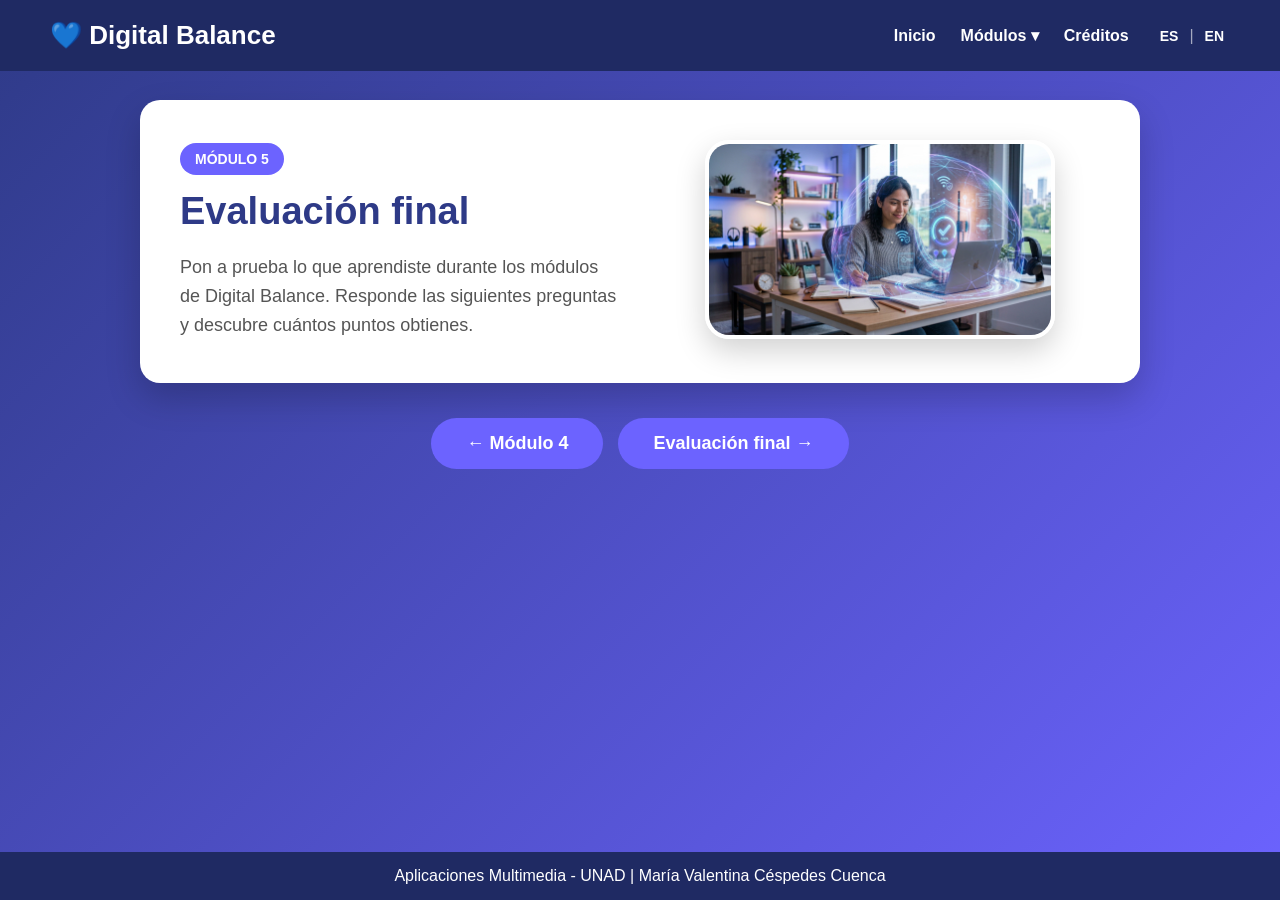
<file: modulo5.html>
<!DOCTYPE html>
<html lang="es">

<head>

    <meta charset="UTF-8">
    <meta name="viewport" content="width=device-width, initial-scale=1.0">

    <title>Módulo 5 - Evaluación final</title>

    <link rel="stylesheet" href="style.css">

</head>

<body class="pagina-modulo">

    <header>

        <div class="logo">
            💙 Digital Balance
        </div>

        <nav>

    <a href="index.html" id="m5-menu-inicio">
        Inicio
    </a>

    <div class="menu-modulos">

        <a href="#" id="m5-menu-modulos">
            Módulos ▾
        </a>

        <div class="submenu">

            <a href="modulo1.html" id="m5-submenu-modulo1">
                Módulo 1
            </a>

            <a href="modulo2.html" id="m5-submenu-modulo2">
                Módulo 2
            </a>

            <a href="modulo3.html" id="m5-submenu-modulo3">
                Módulo 3
            </a>

            <a href="modulo4.html" id="m5-submenu-modulo4">
                Módulo 4
            </a>

            <a href="modulo5.html" id="m5-submenu-modulo5">
                Módulo 5
            </a>

        </div>

    </div>

    <a href="creditos.html" id="m5-menu-creditos">
        Créditos
    </a>

    <div class="idioma">

        <button onclick="guardarYTraducir('es')">
            ES
        </button>

        <span>|</span>

        <button onclick="guardarYTraducir('en')">
            EN
        </button>

    </div>

</nav>
    </header>


    <main class="modulo">

        <!-- INTRODUCCIÓN -->

        <section class="introduccion-modulo">

            <div class="texto-modulo">

                <span class="etiqueta" id="m5-etiqueta">
    MÓDULO 5
</span>

<h1 id="m5-titulo">
    Evaluación final
</h1>

<p id="m5-descripcion">
    Pon a prueba lo que aprendiste durante los módulos
    de Digital Balance. Responde las siguientes preguntas
    y descubre cuántos puntos obtienes.
</p>

            </div>


            <div class="imagen-modulo">

                <img src="imagenes/evaluacion.png"
                     alt="Evaluación final">

            </div>

        </section>


        <!-- NAVEGACIÓN -->

<div class="navegacion-modulos">

    <a href="modulo4-datos.html" class="boton" id="m5-boton-anterior">
        ← Módulo 4
    </a>

    <a href="modulo5-evaluacion.html" class="boton" id="m5-boton-evaluacion">
        Evaluación final →
    </a>

</div>

    </main>


    <footer>

        Aplicaciones Multimedia - UNAD | María Valentina Céspedes Cuenca

    </footer>


    <script src="script.js"></script>

</body>

</html>
</file>
<file: style.css>
/* Reinicia los espacios que agrega el navegador por defecto */
*{
    margin: 0;
    padding: 0;
    box-sizing: border-box;
}

/* Estilo general de la página */
body{
    font-family: Arial, Helvetica, sans-serif;
    background: linear-gradient(135deg, #2E3A87, #6C63FF);
    height: 100vh;
    display: flex;
    justify-content: center;
    align-items: center;
}

/* Caja principal */
.contenedor{
    background:white;
    width:1000px;
    max-width:90%;
    padding:50px;
    border-radius:20px;
    display:flex;
    align-items:center;
    justify-content:space-between;
    gap:40px;
    box-shadow:0 15px 35px rgba(0,0,0,.25);
}

/* Título */
h1{
    font-size: 48px;
    color: #2E3A87;
    margin-bottom: 15px;
}

/* Subtítulo */
h2{
    color: #6C63FF;
    margin-bottom: 25px;
    font-weight: normal;
}

/* Párrafo */
p{
    font-size: 18px;
    color: #555;
    line-height: 1.6;
    margin-bottom: 35px;
}

/* Botón */
button{
    background-color: #6C63FF;
    color: white;
    border: none;
    padding: 15px 35px;
    border-radius: 50px;
    font-size: 18px;
    cursor: pointer;
    transition: 0.3s;
}

/* Efecto cuando el mouse pasa por encima */
button:hover{
    background-color: #2E3A87;
    transform: scale(1.05);
}
/* Botón tipo enlace */
.boton{
    display: inline-block;
    background-color: #6C63FF;
    color: white;
    text-decoration: none;
    padding: 15px 35px;
    border-radius: 50px;
    font-size: 18px;
    font-weight: bold;
    transition: all .3s ease;
}

.boton:hover{
    background-color: #2E3A87;
    transform: scale(1.05);
}
/* ENCABEZADO */

header{
    background:#1F2A63;
    color:white;
    display:flex;
    justify-content:space-between;
    align-items:center;
    padding:20px 50px;
    position:fixed;
    width:100%;
    top:0;
    left:0;
    z-index:1000;
}

header nav{
    display:flex;
    align-items:center;
    margin-left:auto;
}

.logo{
    font-size:26px;
    font-weight:bold;
}

nav a{
    color:white;
    text-decoration:none;
    margin-left:25px;
    font-weight:bold;
}

nav a:hover{
    color:#FFD54F;
}

.idioma{
    display:flex;
    align-items:center;
    gap:5px;
    margin-left:25px;
}

.idioma button{
    background:transparent;
    color:white;
    border:none;
    padding:5px 6px;
    font-size:14px;
    font-weight:bold;
    cursor:pointer;
}

.idioma button:hover{
    color:#FFD54F;
}

.idioma span{
    color:rgba(255,255,255,.6);
}

.logo{
    font-size:26px;
    font-weight:bold;
}

nav a{
    color:white;
    text-decoration:none;
    margin-left:25px;
    font-weight:bold;
}

nav a:hover{
    color:#FFD54F;
}

.logo{
    font-size:26px;
    font-weight:bold;
}

nav a{
    color:white;
    text-decoration:none;
    margin-left:25px;
    font-weight:bold;
}
/* MENÚ DESPLEGABLE */

.menu-modulos{
    position:relative;
    display:inline-flex;
    align-items:center;
    margin-left:25px;
    
}

.menu-modulos > a{
    margin-left:0;
}

.submenu{
    display:none;
    position:absolute;
    right:0;
    top:calc(100% + 4px);
    background:white;
    min-width:180px;
    padding:8px;
    border-radius:14px;
    box-shadow:0 12px 30px rgba(0,0,0,.20);
    z-index:1000;
}

.submenu a{
    display:block;
    color:#2E3A87;
    margin:0;
    padding:12px 15px;
    border-radius:10px;
    font-weight:bold;
}

.submenu a:hover{
    background:#EEF0FF;
    color:#6C63FF;
}

.menu-modulos:hover .submenu{
    display: block;
}

nav a:hover{
    color:#FFD54F;
}

/* CONTENIDO */

main{
    margin-top:120px;
    margin-bottom:80px;
}

body:not(.pagina-modulo) main{
    margin-top: 0;
    margin-bottom: 0;
    width: 100%;
    display: flex;
    justify-content: center;
    align-items: center;
}

/* PIE DE PÁGINA */

footer{
    background:#1F2A63;
    color:white;
    text-align:center;
    padding:15px;
    position:fixed;
    bottom:0;
    width:100%;
}
.texto{
    flex:1;
}

.imagen{
    flex:1;
    text-align:center;
}

.imagen-modulo img{
    width: 100%;
    max-width: 350px;
    border-radius: 24px;
    box-shadow: 0 12px 30px rgba(0,0,0,.18);
    border: 4px solid white;
    transition: all .3s ease;
}
.imagen-modulo img:hover{
    transform: translateY(-6px) scale(1.03);
    box-shadow: 0 20px 40px rgba(0,0,0,.25);
}
/* =========================
   MÓDULO 1
========================= */

.modulo{
    width: 1000px;
    max-width: 90%;
    margin: 0 auto;
    padding-top: 180px;
    padding-bottom: 100px;
}

/* Introducción */

.introduccion-modulo{
    background: white;
    border-radius: 20px;
    padding: 40px;
    display: flex;
    align-items: center;
    gap: 40px;
    box-shadow: 0 15px 35px rgba(0,0,0,.20);
}

.texto-modulo{
    flex: 1;
}

.etiqueta{
    display: inline-block;
    background: #6C63FF;
    color: white;
    padding: 8px 15px;
    border-radius: 20px;
    font-size: 14px;
    font-weight: bold;
    margin-bottom: 15px;
}

.texto-modulo h1{
    font-size: 38px;
    margin-bottom: 20px;
}

.texto-modulo p{
    margin-bottom: 0;
}

.imagen-modulo{
    flex: 1;
    text-align: center;
}

.imagen{
    flex: 1;
    text-align: center;
}

.imagen img{
    width: 100%;
    max-width: 500px;
    border-radius: 28px;
    box-shadow: 0 15px 35px rgba(0,0,0,.25);
    border: 4px solid white;
    object-fit: cover;
}
.imagen img:hover{
    transform: translateY(-6px) scale(1.02);
    box-shadow: 0 22px 45px rgba(0,0,0,.30);
}

/* Tarjetas */

.seccion-tarjetas{
    background: white;
    margin-top: 35px;
    padding: 40px;
    border-radius: 20px;
    text-align: center;
    box-shadow: 0 15px 35px rgba(0,0,0,.20);
}

.seccion-tarjetas h2{
    color: #2E3A87;
    margin-bottom: 10px;
}

.instruccion{
    color: #666;
    margin-bottom: 30px;
}


/* Contenedor de las tarjetas */

.tarjetas{
    display: flex;
    gap: 20px;
    justify-content: center;
}


/* Cada tarjeta */

.tarjeta{
    flex: 1;
    padding: 25px;
    border-radius: 15px;
    background: #F4F3FF;
    cursor: pointer;
    transition: all .3s ease;
    border: 2px solid transparent;
}

.tarjeta:hover{
    transform: translateY(-8px);
    border-color: #6C63FF;
    box-shadow: 0 10px 20px rgba(0,0,0,.12);
}

.icono{
    font-size: 40px;
    margin-bottom: 15px;
}

.tarjeta h3{
    color: #2E3A87;
    margin-bottom: 10px;
}

.tarjeta p{
    font-size: 15px;
    margin-bottom: 0;
}


/* Información que aparece al hacer clic */

.informacion{
    margin-top: 30px;
    padding: 20px;
    background: #EEF0FF;
    border-radius: 15px;
    color: #333;
    line-height: 1.6;
}


/* Botón secundario */

.secundario{
    margin-top: 30px;
}
/* Ajuste para las páginas de los módulos */

.pagina-modulo{
    display: block;
    height: auto;
    min-height: 100vh;
}
/* CORRECCIÓN DEL MÓDULO 1 */

body.pagina-modulo main.modulo{
    margin-top: 0;
    padding-top: 100px;
    padding-bottom: 120px;
}

/* =========================
   TEST DE BIENESTAR DIGITAL
========================= */

.test-bienestar{
    background: white;
    margin-top: 35px;
    padding: 40px;
    border-radius: 20px;
    text-align: center;
    box-shadow: 0 15px 35px rgba(0,0,0,.20);
}

.test-bienestar h2{
    color: #2E3A87;
    margin-bottom: 10px;
}

.test-bienestar > p{
    color: #666;
    margin-bottom: 30px;
}

.pregunta{
    background: #F4F3FF;
    padding: 25px;
    border-radius: 15px;
    margin-bottom: 20px;
}

.pregunta h3{
    color: #2E3A87;
    margin-bottom: 20px;
}

.pregunta button{
    margin: 5px;
    padding: 12px 20px;
    font-size: 15px;
}

#resultado-test{
    margin-top: 30px;
    padding: 20px;
    background: #EEF0FF;
    border-radius: 15px;
    color: #333;
    font-weight: bold;
}
.pregunta button.seleccionado{
    background-color: #2E3A87;
    transform: scale(1.05);
}
body.pagina-modulo header{
    position: absolute;
}

/* =========================
   RETO DE GESTIÓN DEL TIEMPO
========================= */

.reto-tiempo{
    background: white;
    margin-top: 35px;
    padding: 40px;
    border-radius: 20px;
    text-align: center;
    box-shadow: 0 15px 35px rgba(0,0,0,.20);
}

.reto-tiempo h2{
    color: #2E3A87;
    margin-bottom: 10px;
}

.reto-tiempo > p{
    color: #666;
    margin-bottom: 30px;
}

.actividad-botones{
    display: flex;
    justify-content: center;
    gap: 15px;
    flex-wrap: wrap;
}

.actividad-botones button{
    background-color: #6C63FF;
    color: white;
    border: none;
    padding: 14px 25px;
    border-radius: 50px;
    font-size: 16px;
    cursor: pointer;
    transition: all .3s ease;
}

.actividad-botones button:hover{
    background-color: #2E3A87;
    transform: translateY(-3px);
}

#recomendacion-tiempo{
    margin-top: 30px;
}

/* =========================
   NAVEGACIÓN ENTRE MÓDULOS
========================= */

.navegacion-modulos{
    margin-top: 35px;
    display: flex;
    justify-content: center;
    gap: 15px;
    flex-wrap: wrap;
}

/* =========================
   BENEFICIOS DEL MÓDULO 1
========================= */

.beneficios{
    background: white;
    margin-top: 35px;
    padding: 40px;
    border-radius: 20px;
    text-align: center;
    box-shadow: 0 15px 35px rgba(0,0,0,.20);
}

.beneficios h2{
    color: #2E3A87;
    margin-bottom: 10px;
}

.beneficios > p{
    color: #666;
    margin-bottom: 30px;
}

.beneficios-botones{
    display: flex;
    justify-content: center;
    gap: 15px;
    flex-wrap: wrap;
}

.beneficios-botones button{
    background-color: #6C63FF;
    color: white;
    border: none;
    padding: 14px 25px;
    border-radius: 50px;
    font-size: 16px;
    cursor: pointer;
    transition: all .3s ease;
}

.beneficios-botones button:hover{
    background-color: #2E3A87;
    transform: translateY(-3px);
}

#resultado-beneficio{
    margin-top: 30px;
}

/* =========================
   QUIZ DE RUTINA DIARIA
========================= */

.quiz-rutina{
    background: white;
    margin-top: 35px;
    padding: 40px;
    border-radius: 20px;
    text-align: center;
    box-shadow: 0 15px 35px rgba(0,0,0,.20);
}

.quiz-rutina h2{
    color: #2E3A87;
    margin-bottom: 10px;
}

.quiz-rutina > p{
    color: #666;
    margin-bottom: 30px;
}

.quiz-pregunta{
    background: #F4F3FF;
    padding: 25px;
    border-radius: 15px;
    margin-bottom: 20px;
}

.quiz-pregunta h3{
    color: #2E3A87;
    margin-bottom: 20px;
}

.quiz-pregunta button{
    background-color: #6C63FF;
    color: white;
    border: none;
    padding: 12px 20px;
    margin: 8px auto;
    border-radius: 50px;
    font-size: 15px;
    cursor: pointer;
    transition: all .3s ease;

    display: block;
    width: 80%;
    max-width: 600px;
}
.quiz-pregunta button:hover{
    background-color: #2E3A87;
    transform: translateY(-3px);
}

.quiz-pregunta button.seleccionado{
    background-color: #2E3A87;
    transform: scale(1.05);
}

.resultado-quiz{
    margin-top: 30px;
    padding: 20px;
    background: #EEF0FF;
    border-radius: 15px;
    color: #333;
    line-height: 1.6;
}

.idioma{
    display:flex;
    align-items:center;
    gap:5px;
    margin-left:25px;
}

.idioma button{
    background:transparent;
    color:white;
    border:none;
    padding:5px 6px;
    font-size:14px;
    font-weight:bold;
    cursor:pointer;
}

.idioma button:hover{
    color:#FFD54F;
}

.idioma span{
    color:rgba(255,255,255,.6);
}
</file>
